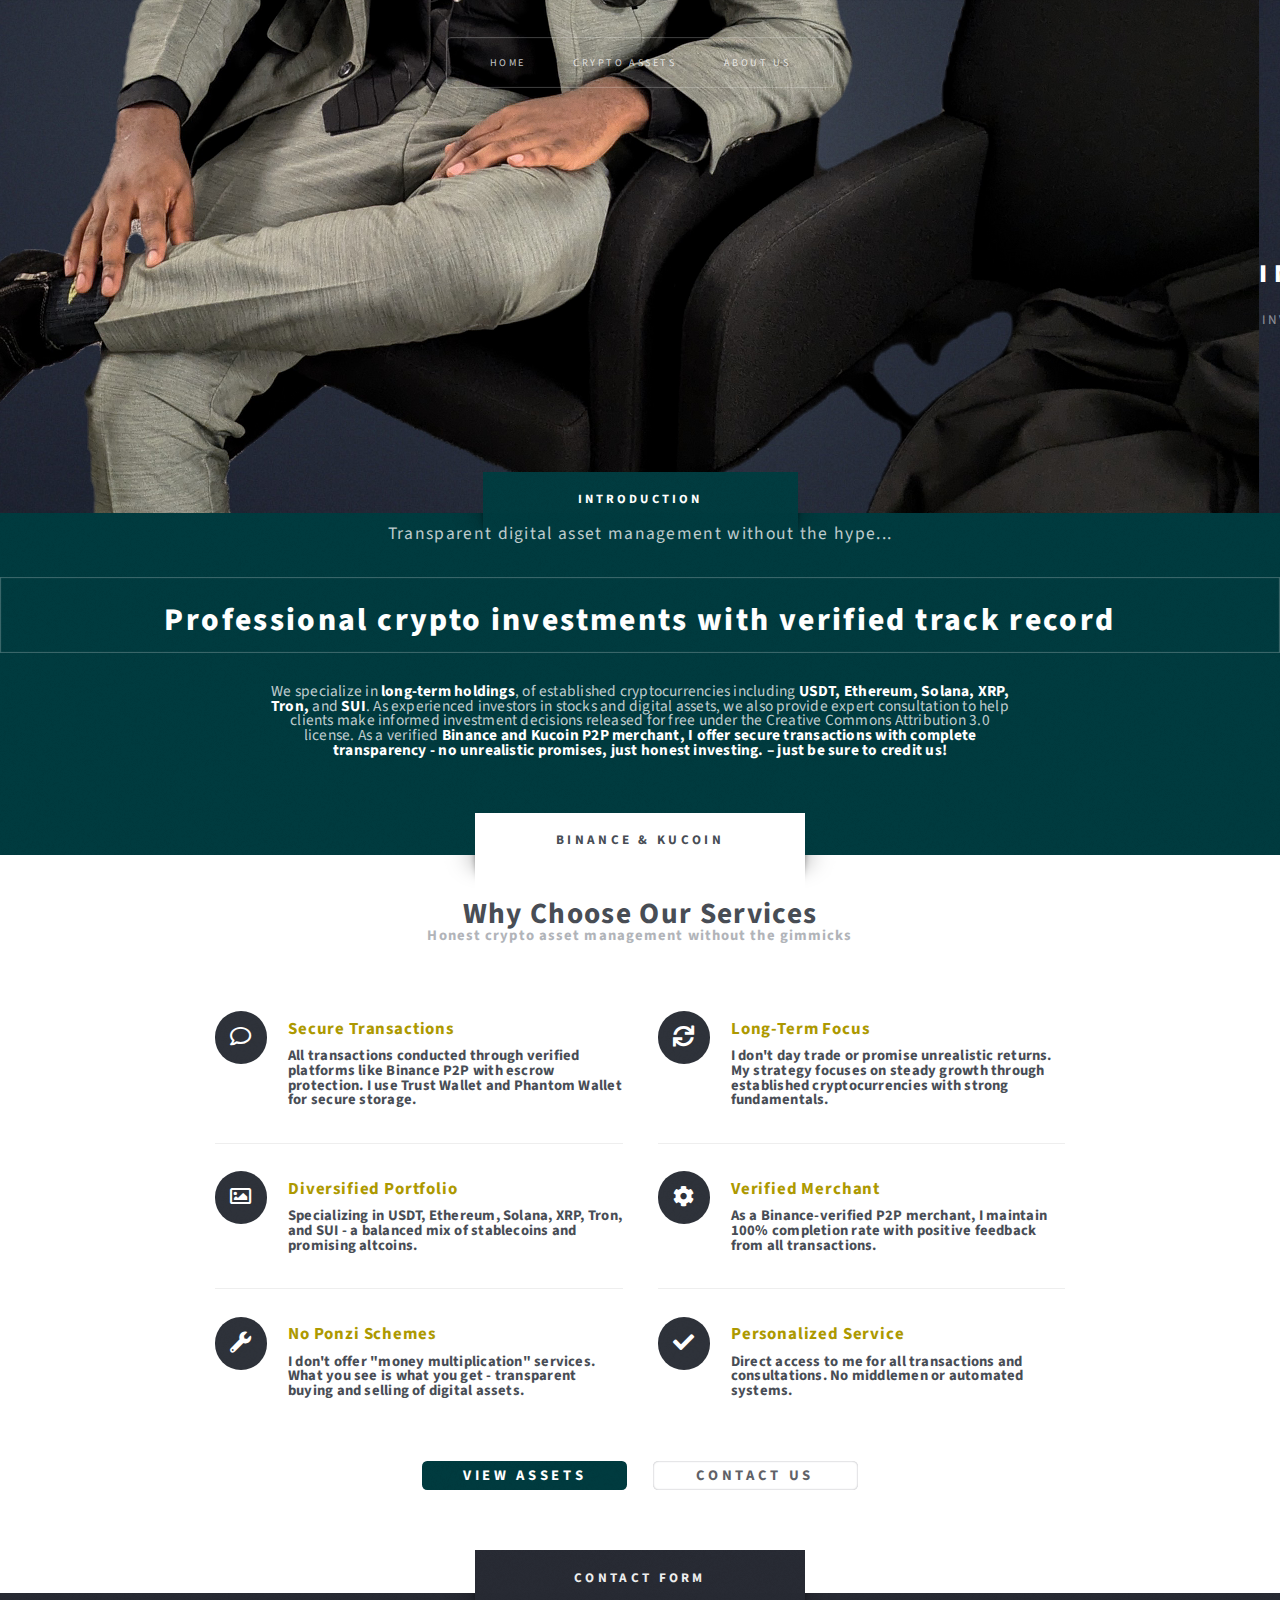
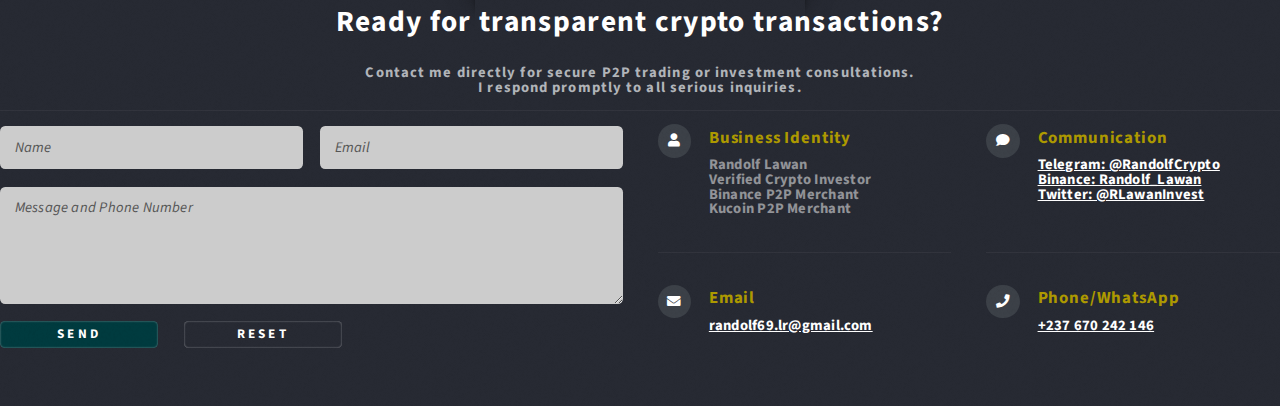
<file: index.html>
<!DOCTYPE HTML>
<!--
	Assets And Crypto Investor by HTML5 UP
	html5up.net | @ajlkn
	Free for personal and commercial use under the CCA 3.0 license (html5up.net/license)
-->
<html>
	<head>
		<title>Assets And Crypto Investors by HTML5 UP</title>
		<meta charset="utf-8" />
		<meta name="viewport" content="width=device-width, initial-scale=1, user-scalable=no" />
		<link rel="stylesheet" href="assets/css/main.css" />
	</head>
	<body class="homepage is-preload">
		<div id="page-wrapper">

			<!-- Header -->
				<section id="header" class="wrapper">

					<!-- Logo -->
                        <div id="logos">
							<img src="images/PXL_20240918_134534913.png" alt="randolf pic" />
						</div>					
						<div id="logo">
							<h1><a href="index.html">Assets And Crypto Investors</a></h1>
							<p>Trusted Crypto Investment Services</p>
						</div>

					<!-- Nav -->
						<nav id="nav">
							<ul>
								<li class="current"><a href="index.html">Home</a></li>
								<li><a href="crypto asset.html">Crypto Assets</a></li>
								<li><a href="about us.html">About Us</a></li>
							</ul>
						</nav>

				</section>

			<!-- Intro -->
				<section id="intro" class="wrapper style1">
					<div class="title">Introduction</div>
					<div class="contain">
						<p class="style1">Transparent digital asset management without the hype...</p>
						<p class="style2">
							Professional crypto investments with verified track record <br class="mobile-hide" />
							
						</p>
						<p class="style3">We specialize in <strong>long-term holdings</strong>, of established cryptocurrencies including  <strong>USDT, Ethereum, 
						Solana, XRP, Tron,</strong> and <strong>SUI</strong>. As experienced investors in stocks and digital assets, we also provide expert consultation to help clients make informed investment decisions
						released for free under the Creative Commons Attribution 3.0 license</a>. As a verified <strong>Binance and Kucoin P2P merchant, 
						I offer secure transactions with complete transparency - no unrealistic promises, just honest investing. &ndash; just be sure to credit us!</p>
						
					</div>
				</section>

			<!-- Main -->
				<section id="main" class="wrapper style2">
					<div class="title">BINANCE & KUCOIN</div>
					<div class="container">


						<!-- Features -->
							<section id="features">
								<header class="style1">
									<h2>Why Choose Our Services</h2>
									<p>Honest crypto asset management without the gimmicks</p>
								</header>
								<div class="feature-list">
									<div class="row">
										<div class="col-6 col-12-medium">
											<section>
												<h3 class="icon fa-comment">Secure Transactions</h3>
												<p>All transactions conducted through verified platforms like Binance P2P with escrow protection. I use Trust Wallet and Phantom Wallet for secure storage.</p>
											</section>
										</div>
										<div class="col-6 col-12-medium">
											<section>
												<h3 class="icon solid fa-sync">Long-Term Focus</h3>
												<p>I don't day trade or promise unrealistic returns. My strategy focuses on steady growth through established cryptocurrencies with strong fundamentals.</p>
											</section>
										</div>
										<div class="col-6 col-12-medium">
											<section>
												<h3 class="icon fa-image">Diversified Portfolio</h3>
												<p>Specializing in USDT, Ethereum, Solana, XRP, Tron, and SUI - a balanced mix of stablecoins and promising altcoins.</p>
											</section>
										</div>
										<div class="col-6 col-12-medium">
											<section>
												<h3 class="icon solid fa-cog">Verified Merchant</h3>
												<p>As a Binance-verified P2P merchant, I maintain 100% completion rate with positive feedback from all transactions.</p>
											</section>
										</div>
										<div class="col-6 col-12-medium">
											<section>
												<h3 class="icon solid fa-wrench">No Ponzi Schemes</h3>
												<p>I don't offer "money multiplication" services. What you see is what you get - transparent buying and selling of digital assets.</p>
											</section>
										</div>
										<div class="col-6 col-12-medium">
											<section>
												<h3 class="icon solid fa-check">Personalized Service</h3>
												<p>Direct access to me for all transactions and consultations. No middlemen or automated systems.</p>
											</section>
										</div>
									</div>
								</div>
								<ul class="actions special">
									<li><a href="crypto asset.html" class="button style1 large">View Assets</a></li>
									<li><a href="about us.html" class="button style2 large">Contact Us</a></li>
								</ul>
							</section>

					</div>
				</section>

			

			<!-- Footer -->
				<section id="footer" class="wrapper">
					<div class="title">CONTACT FORM</div>
					<div class="container">
						<header class="style1">
							<h2>Ready for transparent crypto transactions?</h2>
							<p> </p><br />
							<p>
								Contact me directly for secure P2P trading or investment consultations.<br />
								I respond promptly to all serious inquiries.
							</p>
						</header>
						<div class="row">
							<div class="col-6 col-12-medium">

								<!-- Contact Form -->
									<section>
										<form method="post" action="#">
											<div class="row gtr-50">
												<div class="col-6 col-12-small">
													<input type="text" name="name" id="contact-name" placeholder="Name" />
												</div>
												<div class="col-6 col-12-small">
													<input type="text" name="email" id="contact-email" placeholder="Email" />
												</div>
												<div class="col-12">
													<textarea name="message" id="contact-message" placeholder="Message and Phone Number" rows="4"></textarea>
												</div>
												<div class="col-12">
													<ul class="actions">
														<li><input type="submit" class="style1" value="Send" /></li>
														<li><input type="reset" class="style2" value="Reset" /></li>
													</ul>
												</div>
											</div>
										</form>
									</section>

							</div>
							<div class="col-6 col-12-medium">

								<!-- Contact -->
									 <section class="feature-list small">
                    <div class="row">
                        <div class="col-6 col-12-small">
                            <section>
                                <h3 class="icon solid fa-user">Business Identity</h3>
                                <p>
                                    Randolf Lawan<br />
                                    Verified Crypto Investor<br />
                                    Binance P2P Merchant<br />
									Kucoin P2P Merchant
                                </p>
                            </section>
                        </div>
                        <div class="col-6 col-12-small">
                            <section>
                                <h3 class="icon solid fa-comment">Communication</h3>
                                <p>
                                    <a href="#">Telegram: @RandolfCrypto</a><br />
                                    <a href="#">Binance: Randolf_Lawan</a><br />
                                    <a href="#">Twitter: @RLawanInvest</a>
                                </p>
                            </section>
                        </div>
                        <div class="col-6 col-12-small">
                            <section>
                                <h3 class="icon solid fa-envelope">Email</h3>
                                <p>
                                    <a href="mailto:randolf69.lr@gmail.com">randolf69.lr@gmail.com</a>
                                </p>
                            </section>
                        </div>
                        <div class="col-6 col-12-small">
                            <section>
                                <h3 class="icon solid fa-phone">Phone/WhatsApp</h3>
                                <p>
                                    <a href="tel:+237670242146">+237 670 242 146</a>
                                </p>
                            </section>
                        </div>
                    </div>
                </section>

							</div>
						</div>
					</div>
				</section>

		</div>

		<!-- Scripts -->
			<script src="assets/js/jquery.min.js"></script>
			<script src="assets/js/jquery.dropotron.min.js"></script>
			<script src="assets/js/browser.min.js"></script>
			<script src="assets/js/breakpoints.min.js"></script>
			<script src="assets/js/util.js"></script>
			<script src="assets/js/main.js"></script>

	</body>
</html>
</file>
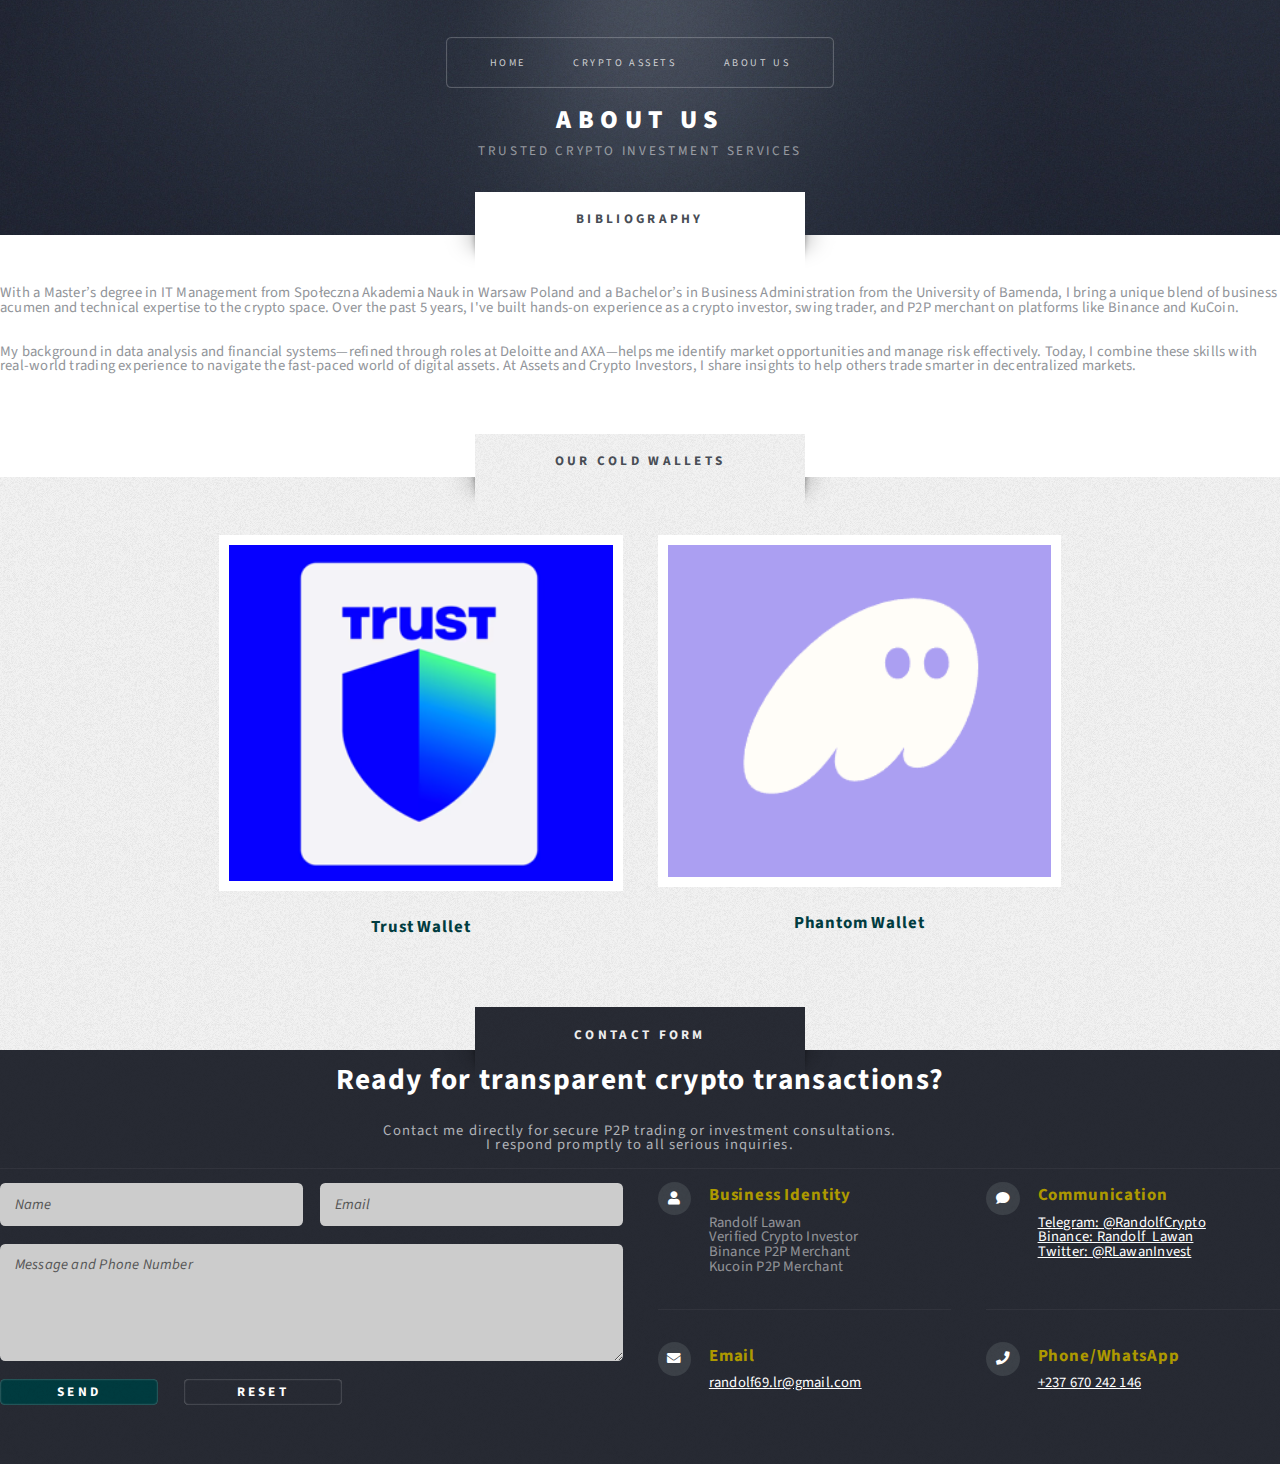
<file: about us.html>
<!DOCTYPE HTML>
<!--
	Escape Velocity by HTML5 UP
	html5up.net | @ajlkn
	Free for personal and commercial use under the CCA 3.0 license (html5up.net/license)
-->
<html>
	<head>
		<title>About Me</title>
		<meta charset="utf-8" />
		<meta name="viewport" content="width=device-width, initial-scale=1, user-scalable=no" />
		<link rel="stylesheet" href="assets/css/main.css" />
	</head>
	<body class="no-sidebar is-preload">
		<div id="page-wrapper">

			<!-- Header -->
				<section id="header" class="wrapper">

					<!-- Logo -->
						<div id="logo">
							<h1><a href="index.html">About Us</a></h1>
							<p>Trusted Crypto Investment Services</p>
						</div>

					<!-- Nav -->
						<nav id="nav">
							<ul>
								<li><a href="index.html">Home</a></li>
								<li><a href="crypto asset.html">Crypto Assets</a></li>
								<li class="current"><a href="about us.html">About Us</a></li>
							</ul>
						</nav>

				</section>

			<!-- Main -->
				<div id="main" class="wrapper style2">
					<div class="title">Bibliography</div>
					<div class="container">
					

						<!-- Content -->
							<div id="content">
						</div>	
						
								<article class="box post">
									<header class="style1">
										
										
									</header>
									<p>With a Master’s degree in IT Management from Społeczna Akademia Nauk in Warsaw Poland 
									and a Bachelor’s in Business Administration from the University of Bamenda, I bring a unique 
									blend of business acumen and technical expertise to the crypto space. Over the past 5 years, 
									I've built hands-on experience as a crypto investor, swing trader, and P2P merchant on platforms
									like Binance and KuCoin.</p> <p>My background in data analysis and financial systems—refined 
									through roles at Deloitte and AXA—helps me identify market opportunities and manage risk effectively.
									Today, I combine these skills with real-world trading experience to navigate the fast-paced world
									of digital assets. At Assets and Crypto Investors, I share insights to help others trade smarter
									in decentralized markets.</p>
									
								</article>
							</div>

					</div>
				</div>

			<!-- Highlights -->
				<section id="highlights" class="wrapper style3">
					<div class="title">Our Cold Wallets</div>
					<div class="container">
						<div class="row aln-center">
							<div class="col-4 col-12-medium">
								<section class="highlight">
									<a href="https://trustwallet.com/" class="image feature"><img src="images/trust.png" alt="" /></a>
									<h3><a href="https://trustwallet.com/">Trust Wallet</a></h3>
									
								</section>
							</div>
							<div class="col-4 col-12-medium">
								<section class="highlight">
									<a href="https://phantom.com/" class="image feature"><img src="images/phantom.png" alt="" /></a>
									<h3><a href="https://phantom.com/">Phantom Wallet</a></h3>
									
								</section>
							</div>
						</div>
					</div>
				</section>

			<!-- Footer -->
				<section id="footer" class="wrapper">
					<div class="title">Contact Form</div>
					<div class="container">
						<header class="style1">
							<h2>Ready for transparent crypto transactions?</h2>
							<p> </p><br />
							<p>
								Contact me directly for secure P2P trading or investment consultations.<br />
								I respond promptly to all serious inquiries.
							</p>
						</header>
						<div class="row">
							<div class="col-6 col-12-medium">

								<!-- Contact Form -->
									<section>
										<form method="post" action="#">
											<div class="row gtr-50">
												<div class="col-6 col-12-small">
													<input type="text" name="name" id="contact-name" placeholder="Name" />
												</div>
												<div class="col-6 col-12-small">
													<input type="text" name="email" id="contact-email" placeholder="Email" />
												</div>
												<div class="col-12">
													<textarea name="message" id="contact-message" placeholder="Message and Phone Number" rows="4"></textarea>
												</div>
												<div class="col-12">
													<ul class="actions">
														<li><input type="submit" class="style1" value="Send" /></li>
														<li><input type="reset" class="style2" value="Reset" /></li>
													</ul>
												</div>
											</div>
										</form>
									</section>

							</div>
							<div class="col-6 col-12-medium">

								<!-- Contact -->
									 <section class="feature-list small">
                    <div class="row">
                        <div class="col-6 col-12-small">
                            <section>
                                <h3 class="icon solid fa-user">Business Identity</h3>
                                <p>
                                    Randolf Lawan<br />
                                    Verified Crypto Investor<br />
                                    Binance P2P Merchant<br />
									Kucoin P2P Merchant
                                </p>
                            </section>
                        </div>
                        <div class="col-6 col-12-small">
                            <section>
                                <h3 class="icon solid fa-comment">Communication</h3>
                                <p>
                                    <a href="#">Telegram: @RandolfCrypto</a><br />
                                    <a href="#">Binance: Randolf_Lawan</a><br />
                                    <a href="#">Twitter: @RLawanInvest</a>
                                </p>
                            </section>
                        </div>
                        <div class="col-6 col-12-small">
                            <section>
                                <h3 class="icon solid fa-envelope">Email</h3>
                                <p>
                                    <a href="mailto:randolf69.lr@gmail.com">randolf69.lr@gmail.com</a>
                                </p>
                            </section>
                        </div>
                        <div class="col-6 col-12-small">
                            <section>
                                <h3 class="icon solid fa-phone">Phone/WhatsApp</h3>
                                <p>
                                    <a href="tel:+237670242146">+237 670 242 146</a>
                                </p>
                            </section>
                        </div>
                    </div>
                </section>

		</div>

		<!-- Scripts -->
			<script src="assets/js/jquery.min.js"></script>
			<script src="assets/js/jquery.dropotron.min.js"></script>
			<script src="assets/js/browser.min.js"></script>
			<script src="assets/js/breakpoints.min.js"></script>
			<script src="assets/js/util.js"></script>
			<script src="assets/js/main.js"></script>

	</body>
</html>
</file>
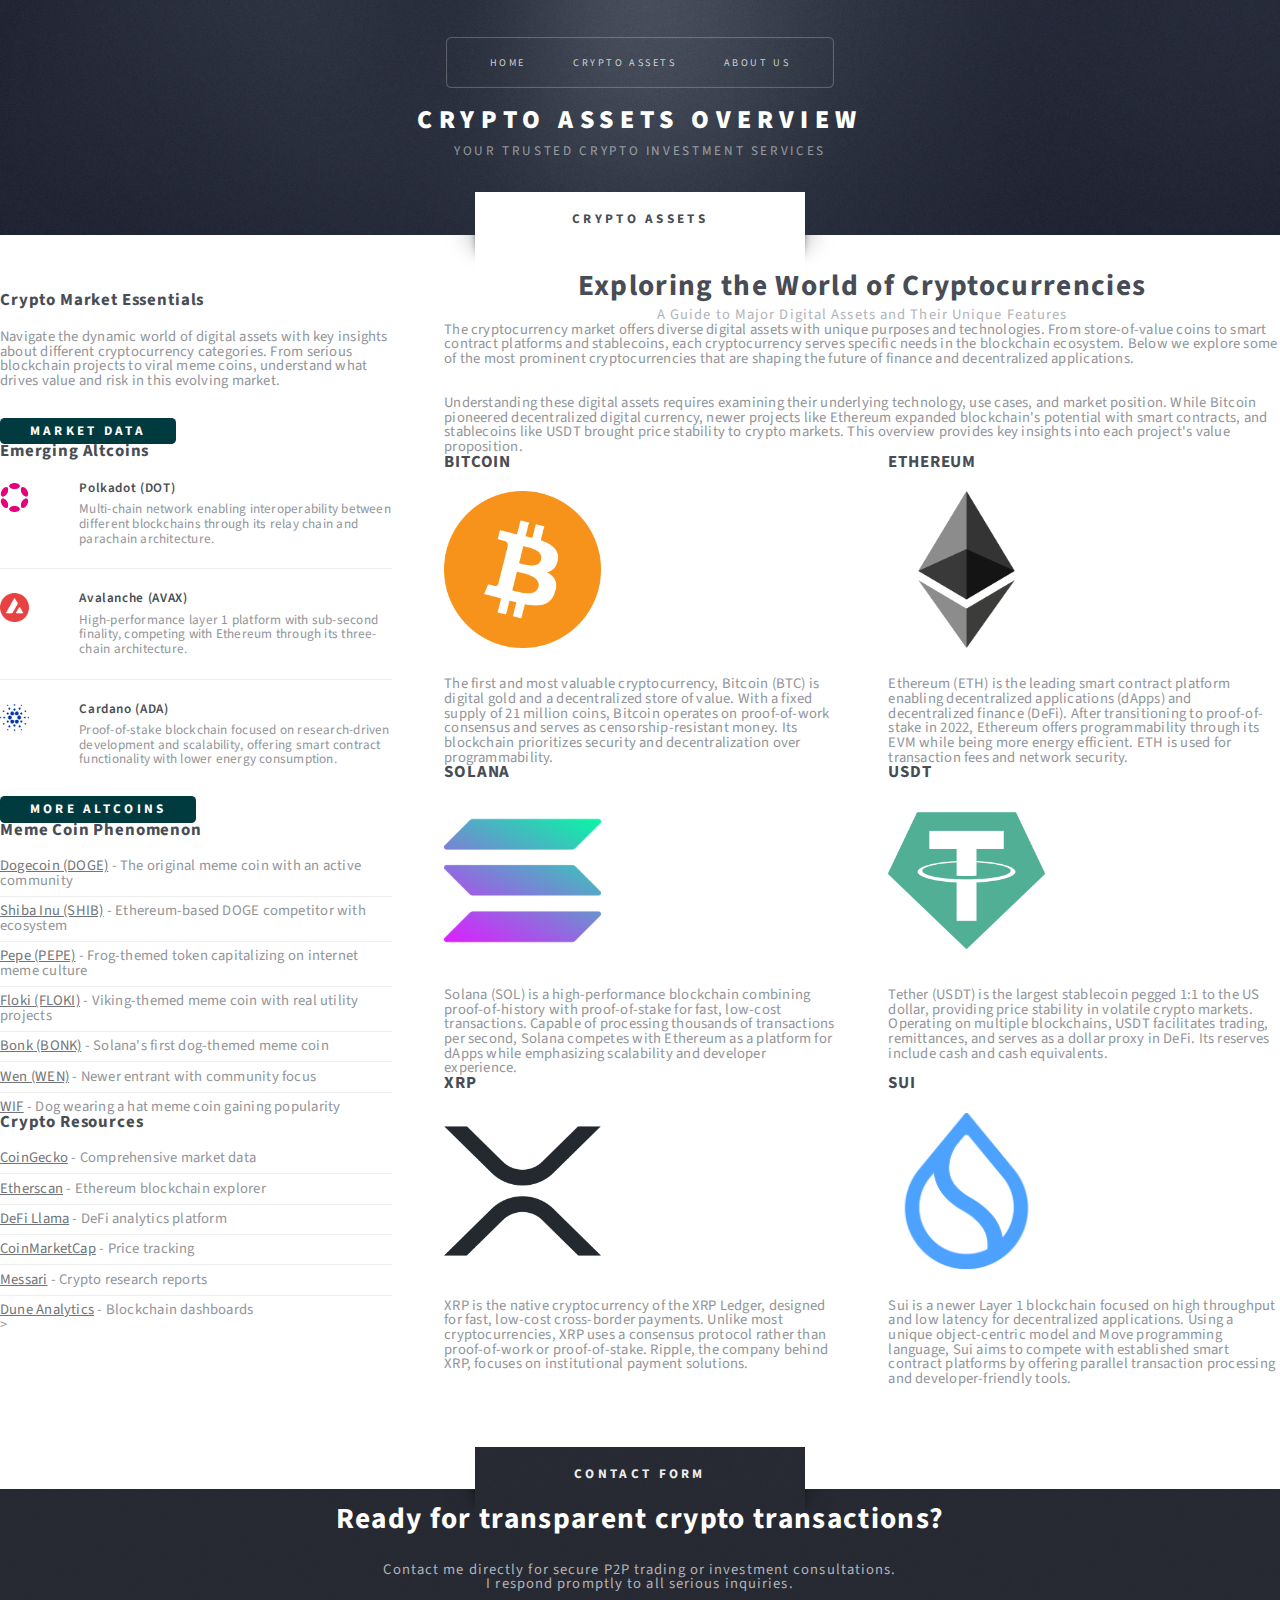
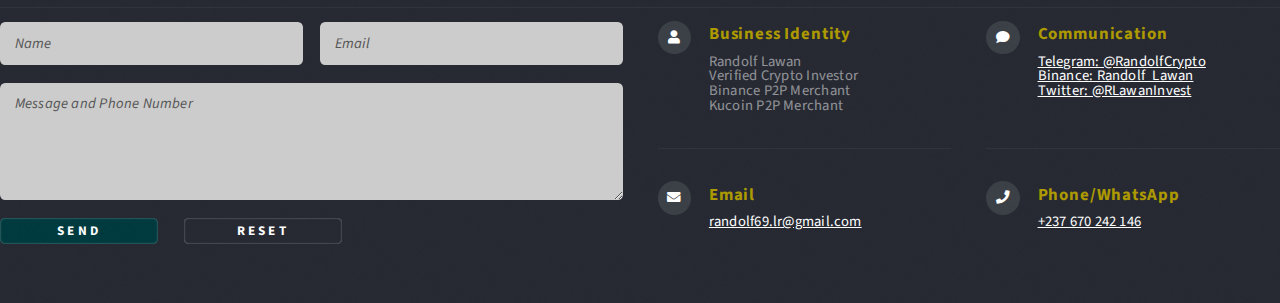
<file: crypto asset.html>
<!DOCTYPE HTML>
<!--
	Escape Velocity by HTML5 UP
	html5up.net | @ajlkn
	Free for personal and commercial use under the CCA 3.0 license (html5up.net/license)
-->
<html>
	<head>
		<title>Crypto Assets Overview</title>
		<meta charset="utf-8" />
		<meta name="viewport" content="width=device-width, initial-scale=1, user-scalable=no" />
		<link rel="stylesheet" href="assets/css/main.css" />
	</head>
	<body class="left-sidebar is-preload">
		<div id="page-wrapper">

			<!-- Header -->
				<section id="header" class="wrapper">

					<!-- Logo -->
						<div id="logo">
							<h1><a href="index.html">Crypto Assets Overview</a></h1>
							<p>Your Trusted Crypto Investment Services</p>
						</div>

					<!-- Nav -->
						<nav id="nav">
							<ul>
								<li><a href="index.html">Home</a></li>
								<li class="current"><a href="crypto asset.html">Crypto Assets</a></li>
								<li><a href="about us.html">About Us</a></li>
							</ul>
						</nav>

				</section>

			<!-- Main -->
				<section id="main" class="wrapper style2">
					<div class="title">Crypto Assets</div>
					<div class="container">
						<div class="row gtr-150">
							<div class="col-4 col-12-medium">

	<!-- Sidebar -->
<div id="sidebar">
    <section class="box">
        <header>
            <h2>Crypto Market Essentials</h2>
        </header>
        <p>Navigate the dynamic world of digital assets with key insights about different cryptocurrency categories. 
		From serious blockchain projects to viral meme coins, understand what drives value and risk in this evolving market.</p>
        <a href="https://coinmarketcap.com" class="button style1">Market Data</a>
    </section>
    
    <section class="box">
        <header>
            <h2>Emerging Altcoins</h2>
        </header>
        <ul class="style2">
            <li>
                <article class="box post-excerpt">
                    <a href="https://polkadot.network" class="image left"><img src="images/polkadot-new-dot-logo.png" alt="Polkadot logo" /></a>
                    <h3><a href="https://polkadot.network">Polkadot (DOT)</a></h3>
                    <p>Multi-chain network enabling interoperability between different blockchains through its relay chain and parachain architecture.</p>
                </article>
            </li>
            <li>
                <article class="box post-excerpt">
                    <a href="https://avax.network" class="image left"><img src="images/avalanche-avax-logo.png" alt="Avalanche logo" /></a>
                    <h3><a href="https://avax.network">Avalanche (AVAX)</a></h3>
                    <p>High-performance layer 1 platform with sub-second finality, competing with Ethereum through its three-chain architecture.</p>
                </article>
            </li>
			<li>
                <article class="box post-excerpt">
                    <a href="https://cardano.org" class="image left"><img src="images/cardano-ada-logo.png" alt="Cardano logo" /></a>
                    <h3><a href="https://cardano.org">Cardano (ADA)</a></h3>
                    <p>Proof-of-stake blockchain focused on research-driven development and scalability, offering smart contract 
					functionality with lower energy consumption.</p>
                </article>
            </li>
        </ul>
        <a href="https://www.coingecko.com/en/categories" class="button style1">More Altcoins</a>
    </section>
    
    <section class="box">
        <header>
            <h2>Meme Coin Phenomenon</h2>
        </header>
        <ul class="style3">
            <li><a href="https://dogecoin.com">Dogecoin (DOGE)</a> - The original meme coin with an active community</li>
            <li><a href="https://shibatoken.com">Shiba Inu (SHIB)</a> - Ethereum-based DOGE competitor with ecosystem</li>
            <li><a href="https://pepe.vip">Pepe (PEPE)</a> - Frog-themed token capitalizing on internet meme culture</li>
            <li><a href="https://floki.com">Floki (FLOKI)</a> - Viking-themed meme coin with real utility projects</li>
            <li><a href="https://bonkcoin.com">Bonk (BONK)</a> - Solana's first dog-themed meme coin</li>
            <li><a href="https://www.wenwencoin.xyz">Wen (WEN)</a> - Newer entrant with community focus</li>
            <li><a href="https://dogwifcoin.org">WIF</a> - Dog wearing a hat meme coin gaining popularity</li>
        </ul>
    </section>
    
    <section class="box">
        <header>
            <h2>Crypto Resources</h2>
        </header>
        <ul class="style3">
            <li><a href="https://www.coingecko.com">CoinGecko</a> - Comprehensive market data</li>
            <li><a href="https://etherscan.io">Etherscan</a> - Ethereum blockchain explorer</li>
            <li><a href="https://defillama.com">DeFi Llama</a> - DeFi analytics platform</li>
            <li><a href="https://coinmarketcap.com">CoinMarketCap</a> - Price tracking</li>
            <li><a href="https://messari.io">Messari</a> - Crypto research reports</li>
            <li><a href="https://dune.com">Dune Analytics</a> - Blockchain dashboards</li>
        </ul>
    </section>
</div>>

							</div>
							<div class="col-8 col-12-medium imp-medium">

								<!-- Content -->
									<div id="content">
    <article class="box post">
        <header class="style1">
            <h2>Exploring the World of Cryptocurrencies</h2>
            <p>A Guide to Major Digital Assets and Their Unique Features</p>
        </header>
        <p>The cryptocurrency market offers diverse digital assets with unique purposes and technologies. 
		From store-of-value coins to smart contract platforms and stablecoins, each cryptocurrency serves 
		specific needs in the blockchain ecosystem. Below we explore some of the most prominent cryptocurrencies 
		that are shaping the future of finance and decentralized applications.</p>
        <p>Understanding these digital assets requires examining their underlying technology, use cases, 
		and market position. While Bitcoin pioneered decentralized digital currency, newer projects like 
		Ethereum expanded blockchain's potential with smart contracts, and stablecoins like USDT brought 
		price stability to crypto markets. This overview provides key insights into each project's value proposition.</p>
    </article>
    <div class="row gtr-150">
        <div class="col-6 col-12-small">
            <section class="box">
                <header>
                    <h2>BITCOIN</h2>
                </header>
                <a href="https://bitcoin.org" class="image featured"><img src="images/bitcoin-btc-logo.png" alt="Bitcoin logo" /></a>
                <p>The first and most valuable cryptocurrency, Bitcoin (BTC) is digital gold and a decentralized
				store of value. With a fixed supply of 21 million coins, Bitcoin operates on proof-of-work consensus
				and serves as censorship-resistant money. Its blockchain prioritizes security and decentralization
				over programmability.</p>
            </section>
        </div>
        <div class="col-6 col-12-small">
            <section class="box">
                <header>
                    <h2>ETHEREUM</h2>
                </header>
                <a href="https://ethereum.org" class="image featured"><img src="images/ethereum-eth-logo.png" alt="Ethereum logo" /></a>
                <p>Ethereum (ETH) is the leading smart contract platform enabling decentralized applications (dApps) 
				and decentralized finance (DeFi). After transitioning to proof-of-stake in 2022, Ethereum offers 
				programmability through its EVM while being more energy efficient. ETH is used for transaction fees 
				and network security.</p>
            </section>
        </div>
    </div>
    <div class="row gtr-150">
        <div class="col-6 col-12-small">
            <section class="box">
                <header>
                    <h2>SOLANA</h2>
                </header>
                <a href="https://solana.com" class="image featured"><img src="images/solana-sol-logo.png" alt="Solana logo" /></a>
                <p>Solana (SOL) is a high-performance blockchain combining proof-of-history with proof-of-stake 
				for fast, low-cost transactions. Capable of processing thousands of transactions per second, Solana
				competes with Ethereum as a platform for dApps while emphasizing scalability and developer experience.</p>
            </section>
        </div>
        <div class="col-6 col-12-small">
            <section class="box">
                <header>
                    <h2>USDT</h2>
                </header>
                <a href="https://tether.to" class="image featured"><img src="images/tether-usdt-logo.png" alt="USDT logo" /></a>
                <p>Tether (USDT) is the largest stablecoin pegged 1:1 to the US dollar, providing price stability 
				in volatile crypto markets. Operating on multiple blockchains, USDT facilitates trading, remittances, 
				and serves as a dollar proxy in DeFi. Its reserves include cash and cash equivalents.</p>
            </section>
        </div>
    </div>
    <div class="row gtr-150">
        <div class="col-6 col-12-small">
            <section class="box">
                <header>
                    <h2>XRP</h2>
                </header>
                <a href="https://ripple.com/xrp" class="image featured"><img src="images/xrp-xrp-logo.png" alt="XRP logo" /></a>
                <p>XRP is the native cryptocurrency of the XRP Ledger, designed for fast, low-cost cross-border payments. 
				Unlike most cryptocurrencies, XRP uses a consensus protocol rather than proof-of-work or proof-of-stake. 
				Ripple, the company behind XRP, focuses on institutional payment solutions.</p>
            </section>
        </div>
        <div class="col-6 col-12-small">
            <section class="box">
                <header>
                    <h2>SUI</h2>
                </header>
                <a href="https://sui.io" class="image featured"><img src="images/sui-sui-logo.png" alt="SUI logo" /></a>
                <p>Sui is a newer Layer 1 blockchain focused on high throughput and low latency for decentralized 
				applications. Using a unique object-centric model and Move programming language, Sui aims to compete with 
				established smart contract platforms by offering parallel transaction processing and developer-friendly tools.</p>
            </section>
        </div>
    </div>
</div>

							</div>
						</div>
					</div>
				</section>

			

			<!-- Footer -->
				<section id="footer" class="wrapper">
					<div class="title">Contact Form</div>
					<div class="container">
						<header class="style1">
							<h2>Ready for transparent crypto transactions?</h2>
							<p> </p><br />
							<p>
								Contact me directly for secure P2P trading or investment consultations.<br />
								I respond promptly to all serious inquiries.
							</p>
						</header>
						<div class="row">
							<div class="col-6 col-12-medium">

								<!-- Contact Form -->
									<section>
										<form method="post" action="#">
											<div class="row gtr-50">
												<div class="col-6 col-12-small">
													<input type="text" name="name" id="contact-name" placeholder="Name" />
												</div>
												<div class="col-6 col-12-small">
													<input type="text" name="email" id="contact-email" placeholder="Email" />
												</div>
												<div class="col-12">
													<textarea name="message" id="contact-message" placeholder="Message and Phone Number" rows="4"></textarea>
												</div>
												<div class="col-12">
													<ul class="actions">
														<li><input type="submit" class="style1" value="Send" /></li>
														<li><input type="reset" class="style2" value="Reset" /></li>
													</ul>
												</div>
											</div>
										</form>
									</section>

							</div>
							<div class="col-6 col-12-medium">

								<!-- Contact -->
									 <section class="feature-list small">
                    <div class="row">
                        <div class="col-6 col-12-small">
                            <section>
                                <h3 class="icon solid fa-user">Business Identity</h3>
                                <p>
                                    Randolf Lawan<br />
                                    Verified Crypto Investor<br />
                                    Binance P2P Merchant<br />
									Kucoin P2P Merchant
                                </p>
                            </section>
                        </div>
                        <div class="col-6 col-12-small">
                            <section>
                                <h3 class="icon solid fa-comment">Communication</h3>
                                <p>
                                    <a href="#">Telegram: @RandolfCrypto</a><br />
                                    <a href="#">Binance: Randolf_Lawan</a><br />
                                    <a href="#">Twitter: @RLawanInvest</a>
                                </p>
                            </section>
                        </div>
                        <div class="col-6 col-12-small">
                            <section>
                                <h3 class="icon solid fa-envelope">Email</h3>
                                <p>
                                    <a href="mailto:randolf69.lr@gmail.com">randolf69.lr@gmail.com</a>
                                </p>
                            </section>
                        </div>
                        <div class="col-6 col-12-small">
                            <section>
                                <h3 class="icon solid fa-phone">Phone/WhatsApp</h3>
                                <p>
                                    <a href="tel:+237670242146">+237 670 242 146</a>
                                </p>
                            </section>
                        </div>
                    </div>
                </section>

		</div>

		<!-- Scripts -->
			<script src="assets/js/jquery.min.js"></script>
			<script src="assets/js/jquery.dropotron.min.js"></script>
			<script src="assets/js/browser.min.js"></script>
			<script src="assets/js/breakpoints.min.js"></script>
			<script src="assets/js/util.js"></script>
			<script src="assets/js/main.js"></script>

	</body>
</html>
</file>
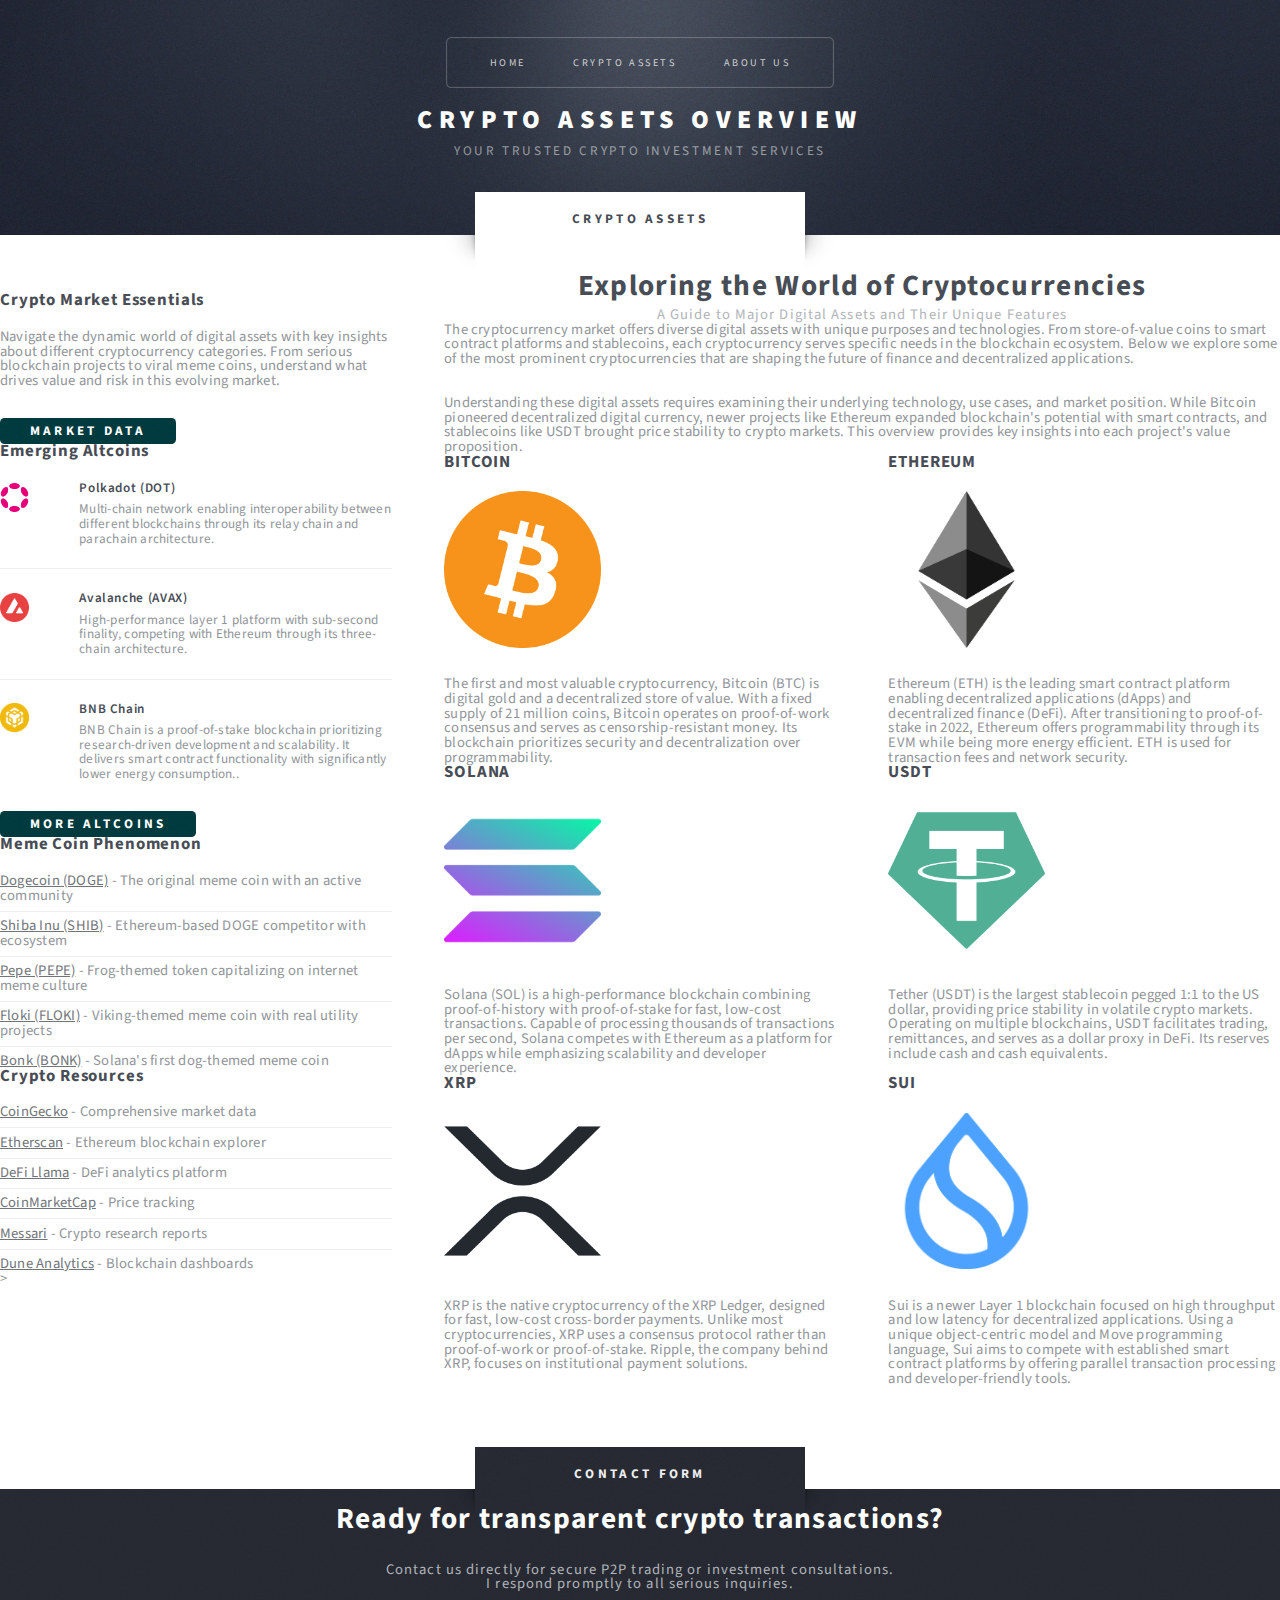
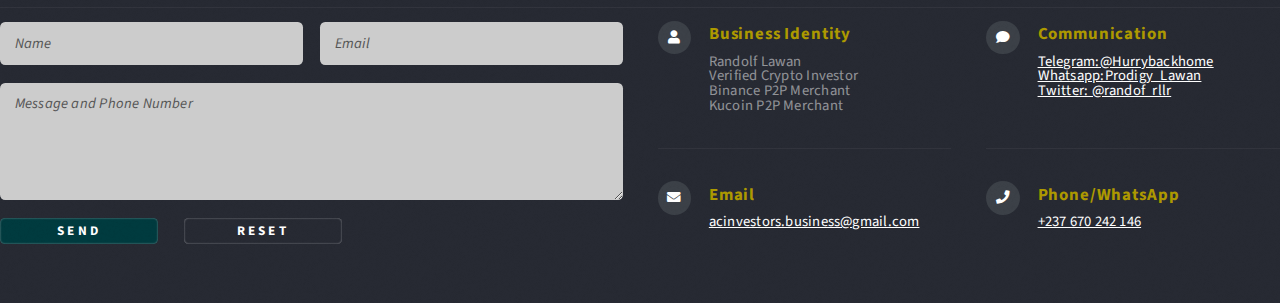
<file: cryptoasset.html>
<!DOCTYPE HTML>
<html>
	<head>
		<title>Crypto Assets Overview</title>
		<link rel="icons" href="images/favicon.ico" type="image/x-icon">
		<meta charset="utf-8" />
		<meta name="viewport" content="width=device-width, initial-scale=1, user-scalable=no" />
		<link rel="stylesheet" href="assets/css/main.css" />
	</head>
	<body class="left-sidebar is-preload">
		<div id="page-wrapper">

			<!-- Header -->
				<section id="header" class="wrapper">

					<!-- Logo -->
						<div id="logo">
							<h1><a href="index.html">Crypto Assets Overview</a></h1>
							<p>Your Trusted Crypto Investment Services</p>
						</div>

					<!-- Nav -->
						<nav id="nav">
							<ul>
								<li><a href="index.html">Home</a></li>
								<li class="current"><a href="cryptoasset.html">Crypto Assets</a></li>
								<li><a href="aboutus.html">About Us</a></li>
							</ul>
						</nav>

				</section>

			<!-- Main -->
				<section id="main" class="wrapper style2">
					<div class="title">Crypto Assets</div>
					<div class="container">
						<div class="row gtr-150">
							<div class="col-4 col-12-medium">

	<!-- Sidebar -->
<div id="sidebar">
    <section class="box">
        <header>
            <h2>Crypto Market Essentials</h2>
        </header>
        <p>Navigate the dynamic world of digital assets with key insights about different cryptocurrency categories. 
		From serious blockchain projects to viral meme coins, understand what drives value and risk in this evolving market.</p>
        <a href="https://coinmarketcap.com" class="button style1">Market Data</a>
    </section>
    
    <section class="box">
        <header>
            <h2>Emerging Altcoins</h2>
        </header>
        <ul class="style2">
            <li>
                <article class="box post-excerpt">
                    <a href="https://polkadot.network" class="image left"><img src="images/polkadot-new-dot-logo.png" alt="Polkadot logo" /></a>
                    <h3><a href="https://polkadot.network">Polkadot (DOT)</a></h3>
                    <p>Multi-chain network enabling interoperability between different blockchains through its relay chain and parachain architecture.</p>
                </article>
            </li>
            <li>
                <article class="box post-excerpt">
                    <a href="https://avax.network" class="image left"><img src="images/avalanche-avax-logo.png" alt="Avalanche logo" /></a>
                    <h3><a href="https://avax.network">Avalanche (AVAX)</a></h3>
                    <p>High-performance layer 1 platform with sub-second finality, competing with Ethereum through its three-chain architecture.</p>
                </article>
            </li>
			<li>
                <article class="box post-excerpt">
                    <a href="https://www.bnbchain.org" class="image left"><img src="images/bnb-bnb-logo.png" alt="Cardano logo" /></a>
                    <h3><a href="https://bnbchain.org">BNB Chain</a></h3>
                    <p>BNB Chain is a proof-of-stake blockchain prioritizing research-driven development and scalability. It delivers smart contract 
					functionality with significantly lower energy consumption..</p>
                </article>
            </li>
        </ul>
        <a href="https://www.coingecko.com/en/categories" class="button style1">More Altcoins</a>
    </section>
    
    <section class="box">
        <header>
            <h2>Meme Coin Phenomenon</h2>
        </header>
        <ul class="style3">
            <li><a href="https://dogecoin.com">Dogecoin (DOGE)</a> - The original meme coin with an active community</li>
            <li><a href="https://shibatoken.com">Shiba Inu (SHIB)</a> - Ethereum-based DOGE competitor with ecosystem</li>
            <li><a href="https://pepe.vip">Pepe (PEPE)</a> - Frog-themed token capitalizing on internet meme culture</li>
            <li><a href="https://floki.com">Floki (FLOKI)</a> - Viking-themed meme coin with real utility projects</li>
            <li><a href="https://bonkcoin.com">Bonk (BONK)</a> - Solana's first dog-themed meme coin</li>
     
        </ul>
    </section>
    
    <section class="box">
        <header>
            <h2>Crypto Resources</h2>
        </header>
        <ul class="style3">
            <li><a href="https://www.coingecko.com">CoinGecko</a> - Comprehensive market data</li>
            <li><a href="https://etherscan.io">Etherscan</a> - Ethereum blockchain explorer</li>
            <li><a href="https://defillama.com">DeFi Llama</a> - DeFi analytics platform</li>
            <li><a href="https://coinmarketcap.com">CoinMarketCap</a> - Price tracking</li>
            <li><a href="https://messari.io">Messari</a> - Crypto research reports</li>
            <li><a href="https://dune.com">Dune Analytics</a> - Blockchain dashboards</li>
        </ul>
    </section>
</div>>

							</div>
							<div class="col-8 col-12-medium imp-medium">

								<!-- Content -->
									<div id="content">
    <article class="box post">
        <header class="style1">
            <h2>Exploring the World of Cryptocurrencies</h2>
            <p>A Guide to Major Digital Assets and Their Unique Features</p>
        </header>
        <p>The cryptocurrency market offers diverse digital assets with unique purposes and technologies. 
		From store-of-value coins to smart contract platforms and stablecoins, each cryptocurrency serves 
		specific needs in the blockchain ecosystem. Below we explore some of the most prominent cryptocurrencies 
		that are shaping the future of finance and decentralized applications.</p>
        <p>Understanding these digital assets requires examining their underlying technology, use cases, 
		and market position. While Bitcoin pioneered decentralized digital currency, newer projects like 
		Ethereum expanded blockchain's potential with smart contracts, and stablecoins like USDT brought 
		price stability to crypto markets. This overview provides key insights into each project's value proposition.</p>
    </article>
    <div class="row gtr-150">
        <div class="col-6 col-12-small">
            <section class="box">
                <header>
                    <h2>BITCOIN</h2>
                </header>
                <a href="https://bitcoin.org" class="image featured"><img src="images/bitcoin-btc-logo.png" alt="Bitcoin logo" /></a>
                <p>The first and most valuable cryptocurrency, Bitcoin (BTC) is digital gold and a decentralized
				store of value. With a fixed supply of 21 million coins, Bitcoin operates on proof-of-work consensus
				and serves as censorship-resistant money. Its blockchain prioritizes security and decentralization
				over programmability.</p>
            </section>
        </div>
        <div class="col-6 col-12-small">
            <section class="box">
                <header>
                    <h2>ETHEREUM</h2>
                </header>
                <a href="https://ethereum.org" class="image featured"><img src="images/ethereum-eth-logo.png" alt="Ethereum logo" /></a>
                <p>Ethereum (ETH) is the leading smart contract platform enabling decentralized applications (dApps) 
				and decentralized finance (DeFi). After transitioning to proof-of-stake in 2022, Ethereum offers 
				programmability through its EVM while being more energy efficient. ETH is used for transaction fees 
				and network security.</p>
            </section>
        </div>
    </div>
    <div class="row gtr-150">
        <div class="col-6 col-12-small">
            <section class="box">
                <header>
                    <h2>SOLANA</h2>
                </header>
                <a href="https://solana.com" class="image featured"><img src="images/solana-sol-logo.png" alt="Solana logo" /></a>
                <p>Solana (SOL) is a high-performance blockchain combining proof-of-history with proof-of-stake 
				for fast, low-cost transactions. Capable of processing thousands of transactions per second, Solana
				competes with Ethereum as a platform for dApps while emphasizing scalability and developer experience.</p>
            </section>
        </div>
        <div class="col-6 col-12-small">
            <section class="box">
                <header>
                    <h2>USDT</h2>
                </header>
                <a href="https://tether.to" class="image featured"><img src="images/tether-usdt-logo.png" alt="USDT logo" /></a>
                <p>Tether (USDT) is the largest stablecoin pegged 1:1 to the US dollar, providing price stability 
				in volatile crypto markets. Operating on multiple blockchains, USDT facilitates trading, remittances, 
				and serves as a dollar proxy in DeFi. Its reserves include cash and cash equivalents.</p>
            </section>
        </div>
    </div>
    <div class="row gtr-150">
        <div class="col-6 col-12-small">
            <section class="box">
                <header>
                    <h2>XRP</h2>
                </header>
                <a href="https://ripple.com/xrp" class="image featured"><img src="images/xrp-xrp-logo.png" alt="XRP logo" /></a>
                <p>XRP is the native cryptocurrency of the XRP Ledger, designed for fast, low-cost cross-border payments. 
				Unlike most cryptocurrencies, XRP uses a consensus protocol rather than proof-of-work or proof-of-stake. 
				Ripple, the company behind XRP, focuses on institutional payment solutions.</p>
            </section>
        </div>
        <div class="col-6 col-12-small">
            <section class="box">
                <header>
                    <h2>SUI</h2>
                </header>
                <a href="https://sui.io" class="image featured"><img src="images/sui-sui-logo.png" alt="SUI logo" /></a>
                <p>Sui is a newer Layer 1 blockchain focused on high throughput and low latency for decentralized 
				applications. Using a unique object-centric model and Move programming language, Sui aims to compete with 
				established smart contract platforms by offering parallel transaction processing and developer-friendly tools.</p>
            </section>
        </div>
    </div>
</div>

							</div>
						</div>
					</div>
				</section>

			

			<!-- Footer -->
				<section id="footer" class="wrapper">
					<div class="title">Contact Form</div>
					<div class="container">
						<header class="style1">
							<h2>Ready for transparent crypto transactions?</h2>
							<p> </p><br />
							<p>
								Contact us directly for secure P2P trading or investment consultations.<br />
								I respond promptly to all serious inquiries.
							</p>
						</header>
						<div class="row">
							<div class="col-6 col-12-medium">

								<!-- Contact Form -->
									<section>
										<form id="contact-form">
											<div class="row gtr-50">
												<div class="col-6 col-12-small">
													<input type="text" name="name" id="contact-name" placeholder="Name" />
												</div>
												<div class="col-6 col-12-small">
													<input type="text" name="email" id="contact-email" placeholder="Email" />
												</div>
												<div class="col-12">
													<textarea name="message" id="contact-message" placeholder="Message and Phone Number" rows="4"></textarea>
												</div>
												<div class="col-12">
													<ul class="actions">
														<li><input type="submit" class="style1" value="Send" /></li>
														<li><input type="reset" class="style2" value="Reset" /></li>
													</ul>
												</div>
											</div>
										</form>
									</section>

							</div>
							<div class="col-6 col-12-medium">

								<!-- Contact -->
									 <section class="feature-list small">
                    <div class="row">
                        <div class="col-6 col-12-small">
                            <section>
                                <h3 class="icon solid fa-user">Business Identity</h3>
                                <p>
                                    Randolf Lawan<br />
                                    Verified Crypto Investor<br />
                                    Binance P2P Merchant<br />
									Kucoin P2P Merchant
                                </p>
                            </section>
                        </div>
                        <div class="col-6 col-12-small">
                            <section>
                                <h3 class="icon solid fa-comment">Communication</h3>
                                <p>
                                    <a href="http://t.me/Hurrybackhome">Telegram:@Hurrybackhome</a><br />
                                    <a href="">Whatsapp:Prodigy_Lawan</a><br />
                                    <a href="https://x.com/randof_rllr">Twitter: @randof_rllr</a>
                                </p>
                            </section>
                        </div>
                        <div class="col-6 col-12-small">
                            <section>
                                <h3 class="icon solid fa-envelope">Email</h3>
                                <p>
                                    <a href="mailto:randolf69.lr@gmail.com">acinvestors.business@gmail.com</a>
                                </p>
                            </section>
                        </div>
                        <div class="col-6 col-12-small">
                            <section>
                                <h3 class="icon solid fa-phone">Phone/WhatsApp</h3>
                                <p>
                                    <a href="tel:+237670242146">+237 670 242 146</a>
                                </p>
                            </section>
                        </div>
                    </div>
                </section>

		</div>

		<!-- Scripts -->
			<script src="assets/js/jquery.min.js"></script>
			<script src="assets/js/jquery.dropotron.min.js"></script>
			<script src="assets/js/browser.min.js"></script>
			<script src="assets/js/breakpoints.min.js"></script>
			<script src="assets/js/util.js"></script>
			<script src="assets/js/main.js"></script>
            <script>
				document.getElementById("contact-form").addEventListener("submit", function(e) {
					e.preventDefault();
				
					const formData = {
						name: document.getElementById("contact-name").value,
						email: document.getElementById("contact-email").value,
						message: document.getElementById("contact-message").value
					};
				
					fetch("https://script.google.com/macros/s/AKfycby21CnROKH3KKt2DNnuBf1Co9gm_Rxk9Vg5vHAHFXaI5granun6y0r1yATf3ddEarGgQA/exec", {
						method: "POST",
						mode: "no-cors",
						headers: { "Content-Type": "application/json" },
						body: JSON.stringify(formData)
					}).then(() => {
						alert("Message sent! ✅");
						document.getElementById("contact-form").reset();
					}).catch(err => {
						alert("Error sending message ❌");
						console.error(err);
					});
				});
			</script>
	</body>
</html>
</file>
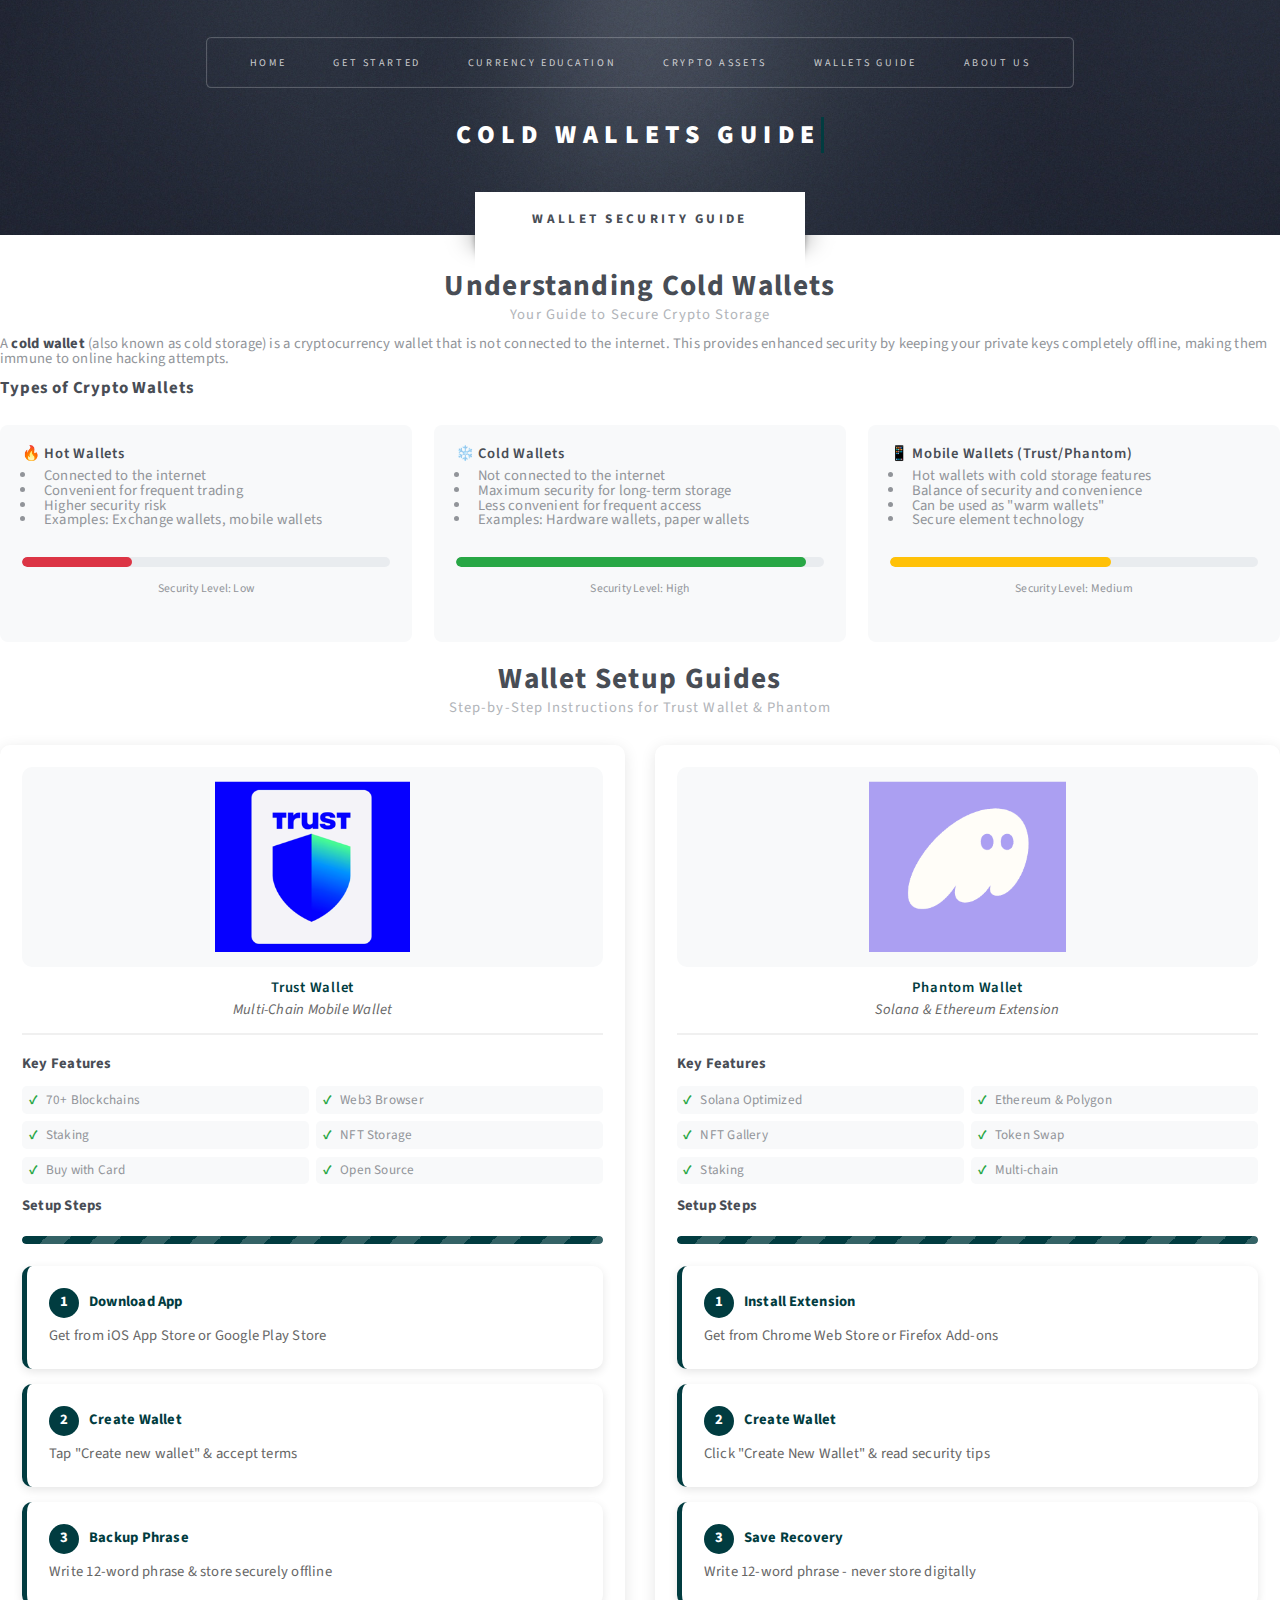
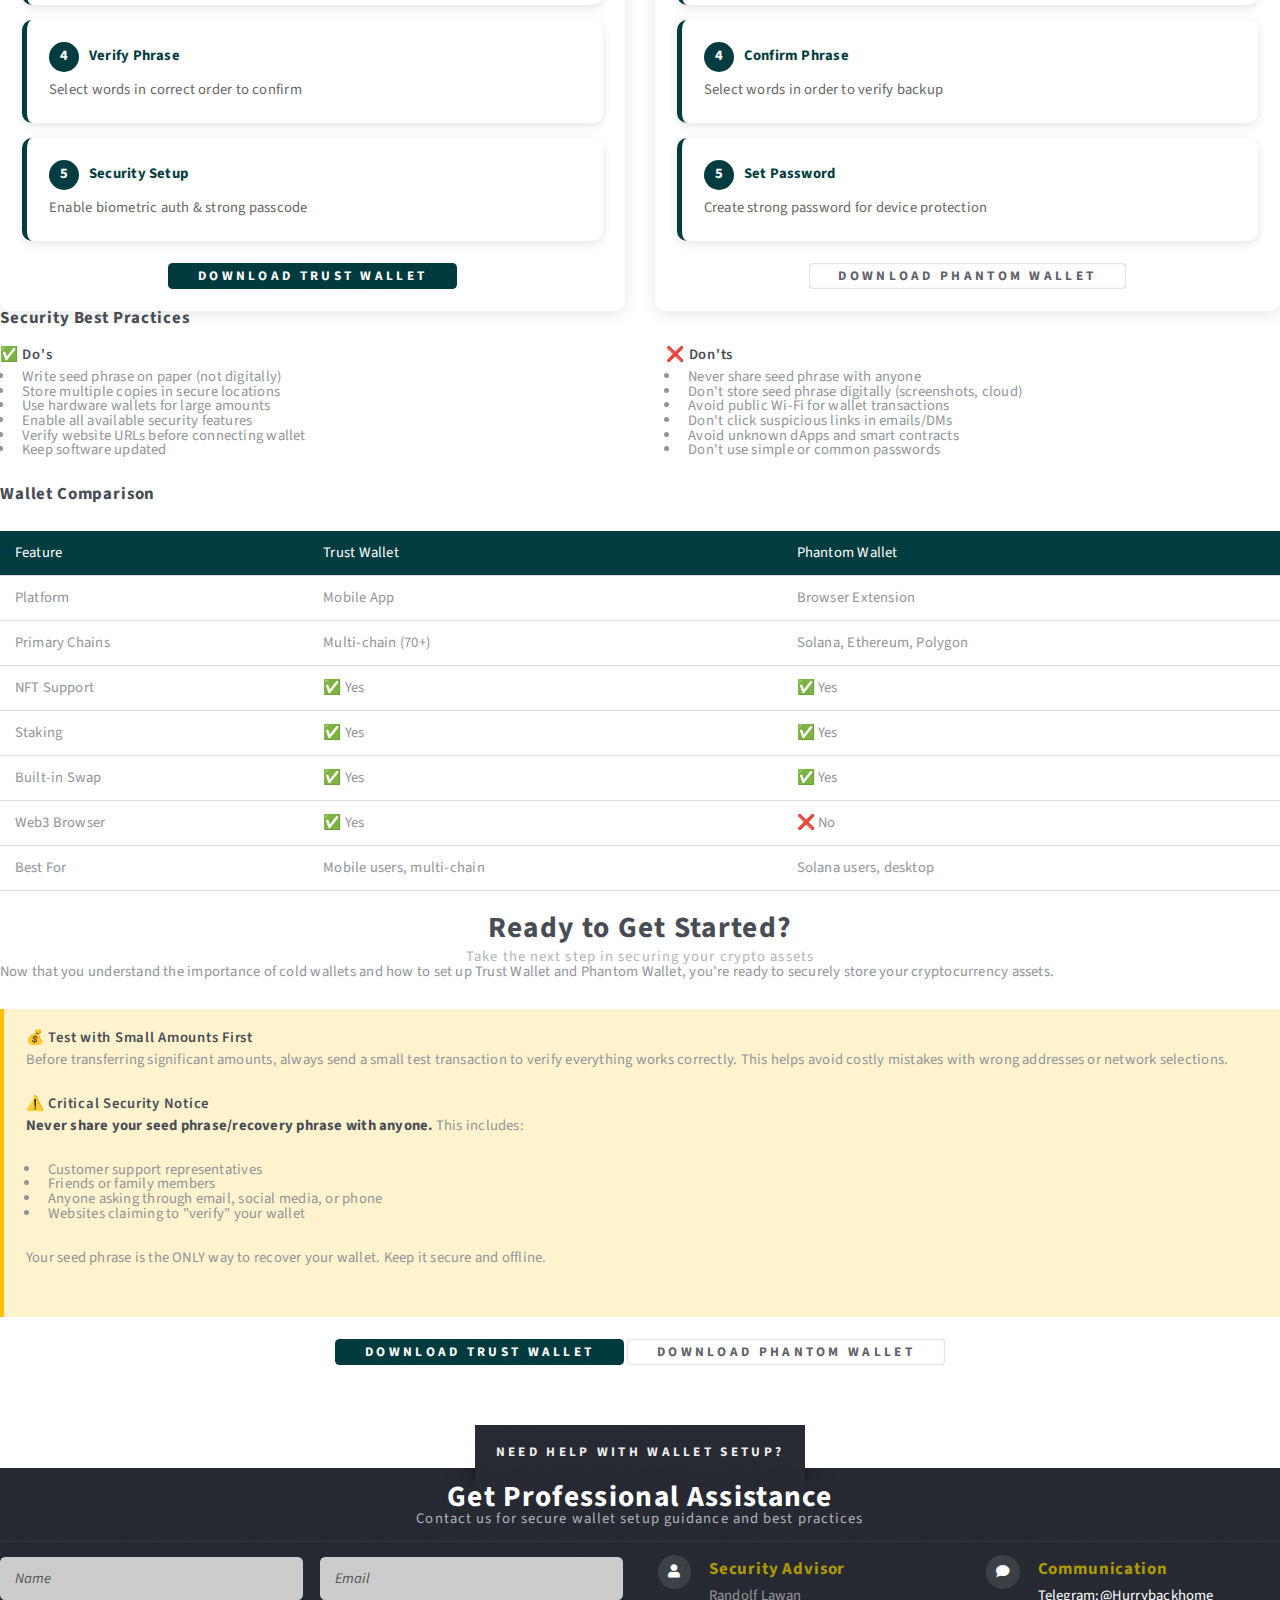
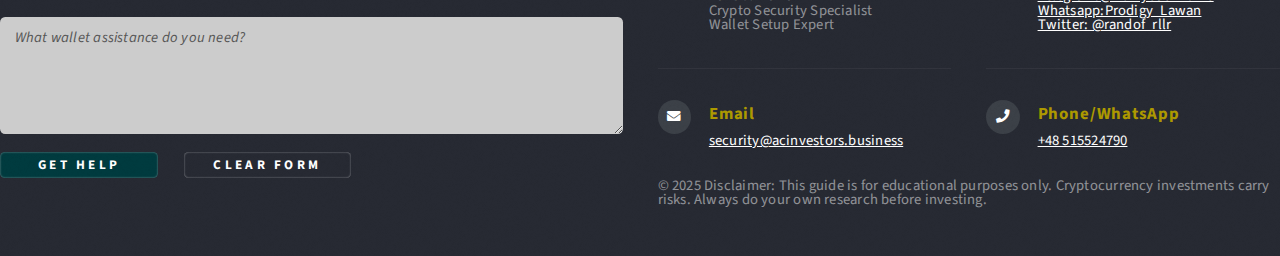
<file: wallets-guide.html>
<!DOCTYPE HTML>
<html>
<head>
    <title>Cold Wallets Guide - Trust Wallet & Phantom</title>
    <link rel="icon" href="images/favicon.ico" type="image/x-icon">
    <meta charset="utf-8" />
    <meta name="viewport" content="width=device-width, initial-scale=1, user-scalable=no" />
    <link rel="stylesheet" href="assets/css/main.css" />
    <style>
        .step-box {
            background: #f8f9fa;
            border-left: 4px solid #013c40;
            padding: 1.5em;
            margin-bottom: 1.5em;
            transition: transform 0.3s ease, box-shadow 0.3s ease;
        }
        .step-box:hover {
            transform: translateY(-5px);
            box-shadow: 0 5px 15px rgba(0,0,0,0.1);
        }
        .warning-box {
            background: #fff3cd;
            border-left: 4px solid #ffc107;
            padding: 1.5em;
            margin: 1.5em 0;
            transition: all 0.3s ease;
        }
        .warning-box:hover {
            transform: scale(1.02);
            box-shadow: 0 5px 15px rgba(255,193,7,0.2);
        }
        .feature-grid {
            display: grid;
            grid-template-columns: repeat(auto-fit, minmax(300px, 1fr));
            gap: 1.5em;
            margin: 2em 0;
        }
        .feature-item {
            padding: 1.5em;
            background: #f8f9fa;
            border-radius: 8px;
            transition: all 0.3s ease;
            cursor: pointer;
        }
        .feature-item:hover {
            transform: translateY(-5px);
            box-shadow: 0 10px 20px rgba(0,0,0,0.1);
            background: #fff;
        }
        .comparison-table {
            width: 100%;
            border-collapse: collapse;
            margin: 2em 0;
        }
        .comparison-table th, .comparison-table td {
            padding: 1em;
            text-align: left;
            border-bottom: 1px solid #ddd;
            transition: all 0.3s ease;
        }
        .comparison-table th {
            background: #013c40;
            color: white;
        }
        .comparison-table tr:hover td {
            background: #f8f9fa;
            transform: scale(1.01);
        }
        
        /* Fixed Wallet Images */
        .wallet-logo {
            width: 100%;
            height: 200px;
            object-fit: contain;
            margin: 0 auto 1em;
            display: block;
            background: #f8f9fa;
            border-radius: 10px;
            padding: 1em;
            transition: transform 0.5s ease;
        }
        .wallet-logo:hover {
            transform: scale(1.05);
        }
        
        /* New compact step design */
        .steps-container {
            display: flex;
            flex-direction: column;
            gap: 1em;
        }
        .step-card {
            background: white;
            border-radius: 10px;
            padding: 1.5em;
            box-shadow: 0 3px 10px rgba(0,0,0,0.1);
            border-left: 5px solid #013c40;
            transition: all 0.3s ease;
            cursor: pointer;
            position: relative;
            overflow: hidden;
        }
        .step-card:before {
            content: '';
            position: absolute;
            top: 0;
            left: -100%;
            width: 100%;
            height: 100%;
            background: linear-gradient(90deg, transparent, rgba(1, 60, 64, 0.1), transparent);
            transition: left 0.5s ease;
        }
        .step-card:hover:before {
            left: 100%;
        }
        .step-card:hover {
            transform: translateX(5px);
            box-shadow: 0 5px 15px rgba(0,0,0,0.15);
        }
        .step-number {
            display: inline-flex;
            align-items: center;
            justify-content: center;
            width: 30px;
            height: 30px;
            background: #013c40;
            color: white;
            border-radius: 50%;
            font-weight: bold;
            margin-right: 10px;
            transition: all 0.3s ease;
        }
        .step-card:hover .step-number {
            transform: scale(1.2);
            background: #03260d;
        }
        .step-header {
            display: flex;
            align-items: center;
            margin-bottom: 0.5em;
        }
        .step-title {
            font-weight: 700;
            color: #013c40;
            margin: 0;
            transition: all 0.3s ease;
        }
        .step-card:hover .step-title {
            color: #03260d;
        }
        .step-content {
            color: #666;
            margin: 0;
            line-height: 1.5;
        }
        
        /* Progress bar style */
        .progress-container {
            background: #e9ecef;
            border-radius: 10px;
            height: 8px;
            margin: 1.5em 0;
            overflow: hidden;
            position: relative;
        }
        .progress-bar {
            height: 100%;
            background: #013c40;
            border-radius: 10px;
            width: 0%;
            transition: width 1.5s ease-in-out;
            position: relative;
        }
        .progress-bar:after {
            content: '';
            position: absolute;
            top: 0;
            left: 0;
            bottom: 0;
            right: 0;
            background-image: linear-gradient(
                -45deg, 
                rgba(255,255,255,0.2) 25%, 
                transparent 25%, 
                transparent 50%, 
                rgba(255,255,255,0.2) 50%, 
                rgba(255,255,255,0.2) 75%, 
                transparent 75%, 
                transparent
            );
            background-size: 50px 50px;
            animation: move 2s linear infinite;
            border-radius: 10px;
        }
        @keyframes move {
            0% { background-position: 0 0; }
            100% { background-position: 50px 50px; }
        }
        
        /* Compact feature lists */
        .compact-features {
            display: grid;
            grid-template-columns: repeat(2, 1fr);
            gap: 0.5em;
            margin: 1em 0;
        }
        .compact-feature {
            display: flex;
            align-items: center;
            padding: 0.5em;
            background: #f8f9fa;
            border-radius: 5px;
            font-size: 0.9em;
            transition: all 0.3s ease;
            cursor: pointer;
        }
        .compact-feature:hover {
            background: #013c40;
            color: white;
            transform: translateX(5px);
        }
        .compact-feature:before {
            content: "✓";
            color: #28a745;
            font-weight: bold;
            margin-right: 8px;
            transition: all 0.3s ease;
        }
        .compact-feature:hover:before {
            color: white;
        }
        
        /* Side by side wallet layout */
        .wallets-side-by-side {
            display: grid;
            grid-template-columns: 1fr 1fr;
            gap: 2em;
            margin: 2em 0;
        }
        .wallet-column {
            background: white;
            border-radius: 10px;
            padding: 1.5em;
            box-shadow: 0 3px 15px rgba(0,0,0,0.1);
            transition: all 0.3s ease;
        }
        .wallet-column:hover {
            transform: translateY(-5px);
            box-shadow: 0 10px 25px rgba(0,0,0,0.15);
        }
        .wallet-header {
            text-align: center;
            margin-bottom: 1.5em;
            padding-bottom: 1em;
            border-bottom: 2px solid #f0f0f0;
        }
        .wallet-title {
            color: #013c40;
            margin: 0.5em 0;
            transition: all 0.3s ease;
        }
        .wallet-column:hover .wallet-title {
            transform: scale(1.05);
        }
        .wallet-subtitle {
            color: #666;
            font-style: italic;
            margin: 0;
        }
        
        /* Interactive elements */
        .security-meter {
            height: 10px;
            background: #e9ecef;
            border-radius: 5px;
            margin: 1em 0;
            overflow: hidden;
            position: relative;
        }
        .security-level {
            height: 100%;
            border-radius: 5px;
            transition: width 1s ease;
        }
        .security-hot { background: #dc3545; width: 30%; }
        .security-warm { background: #ffc107; width: 60%; }
        .security-cold { background: #28a745; width: 95%; }
        
        .clickable-box {
            cursor: pointer;
            transition: all 0.3s ease;
        }
        .clickable-box:hover {
            transform: scale(1.02);
            box-shadow: 0 5px 15px rgba(0,0,0,0.1);
        }
        
        .pulse-animation {
            animation: pulse 2s infinite;
        }
        @keyframes pulse {
            0% { box-shadow: 0 0 0 0 rgba(1, 60, 64, 0.4); }
            70% { box-shadow: 0 0 0 10px rgba(1, 60, 64, 0); }
            100% { box-shadow: 0 0 0 0 rgba(1, 60, 64, 0); }
        }
        
        .floating-action {
            animation: float 3s ease-in-out infinite;
        }
        @keyframes float {
            0% { transform: translateY(0px); }
            50% { transform: translateY(-10px); }
            100% { transform: translateY(0px); }
        }
        
        .typewriter {
            overflow: hidden;
            border-right: .15em solid #013c40;
            white-space: nowrap;
            margin: 0 auto;
            animation: typing 3.5s steps(40, end), blink-caret .75s step-end infinite;
        }
        @keyframes typing {
            from { width: 0 }
            to { width: 100% }
        }
        @keyframes blink-caret {
            from, to { border-color: transparent }
            50% { border-color: #013c40; }
        }
        
        @media screen and (max-width: 980px) {
            .wallets-side-by-side {
                grid-template-columns: 1fr;
            }
            .compact-features {
                grid-template-columns: 1fr;
            }
            .wallet-logo {
                height: 150px;
            }
        }
        
        @media screen and (max-width: 736px) {
            .wallet-logo {
                height: 120px;
            }
        }
    </style>
</head>
<body class="is-preload">
    <div id="page-wrapper">

        <!-- Header -->
        <section id="header" class="wrapper">
            <!-- Logo -->
            <div id="logo">
                <h1><a href="index.html" class="typewriter">Cold Wallets Guide</a></h1>
            </div>

            <!-- Nav -->
            <nav id="nav">
                <ul>
                    <li class="current"><a href="index.html">Home</a></li>
                    <li class="current"><a href="getstarted.html">Get Started</a></li>
                    <li class="current"><a href="currency-education.html">Currency Education</a></li>
                    <li class="current"><a href="cryptoasset.html">Crypto Assets</a></li>
                    <li class="current"><a href="wallets-guide.html">Wallets Guide</a></li>
                    <li class="current"><a href="aboutus.html">About Us</a></li>
                </ul>
            </nav>
        </section>

        <!-- Main -->
        <section id="main" class="wrapper style2">
            <div class="title">Wallet Security Guide</div>
            <div class="container">
                <div class="row gtr-150">
                    <div class="col-12 col-12-medium">
                        <!-- Content -->
                        <div id="content">
                            <article class="box post">
                                <header class="style1">
                                    <h2>Understanding Cold Wallets</h2>
                                    <p>Your Guide to Secure Crypto Storage</p><BR />
                                </header>
                                <p>A <strong>cold wallet</strong> (also known as cold storage) is a cryptocurrency wallet that is not connected to the internet. 
                                This provides enhanced security by keeping your private keys completely offline, making them immune to online hacking attempts.</p>                               
                   
                                </div><br />
                            </article>

                            <section class="box">
                                <header>
                                    <h2>Types of Crypto Wallets</h2>
                                </header>
                                <div class="feature-grid">
                                    <div class="feature-item">
                                        <h3>🔥 Hot Wallets</h3>
                                        <ul>
                                            <li>Connected to the internet</li>
                                            <li>Convenient for frequent trading</li>
                                            <li>Higher security risk</li>
                                            <li>Examples: Exchange wallets, mobile wallets</li>
                                        </ul>
                                        <div class="security-meter">
                                            <div class="security-level security-hot"></div>
                                        </div>
                                        <p style="text-align: center; font-size: 0.8em; margin-top: 0.5em;">Security Level: Low</p>
                                    </div>
                                    <div class="feature-item">
                                        <h3>❄️ Cold Wallets</h3>
                                        <ul>
                                            <li>Not connected to the internet</li>
                                            <li>Maximum security for long-term storage</li>
                                            <li>Less convenient for frequent access</li>
                                            <li>Examples: Hardware wallets, paper wallets</li>
                                        </ul>
                                        <div class="security-meter">
                                            <div class="security-level security-cold"></div>
                                        </div>
                                        <p style="text-align: center; font-size: 0.8em; margin-top: 0.5em;">Security Level: High</p>
                                    </div>
                                    <div class="feature-item">
                                        <h3>📱 Mobile Wallets (Trust/Phantom)</h3>
                                        <ul>
                                            <li>Hot wallets with cold storage features</li>
                                            <li>Balance of security and convenience</li>
                                            <li>Can be used as "warm wallets"</li>
                                            <li>Secure element technology</li>
                                        </ul>
                                        <div class="security-meter">
                                            <div class="security-level security-warm"></div>
                                        </div>
                                        <p style="text-align: center; font-size: 0.8em; margin-top: 0.5em;">Security Level: Medium</p>
                                    </div>
                                </div> <br />
                            </section>

                            <!-- Wallets Side by Side -->
                            <section class="box">
                                <header class="style1">
                                    <h2>Wallet Setup Guides</h2>
                                    <p>Step-by-Step Instructions for Trust Wallet & Phantom</p>
                                </header>
                                
                                <div class="wallets-side-by-side">
                                    <!-- Trust Wallet Column -->
                                    <div class="wallet-column floating-action">
                                        <div class="wallet-header">
                                            <img src="images/trust.png" alt="Trust Wallet Logo" class="wallet-logo">
                                            <h3 class="wallet-title">Trust Wallet</h3>
                                            <p class="wallet-subtitle">Multi-Chain Mobile Wallet</p>
                                        </div>
                                        
                                        <h4>Key Features</h4>
                                        <div class="compact-features">
                                            <div class="compact-feature">70+ Blockchains</div>
                                            <div class="compact-feature">Web3 Browser</div>
                                            <div class="compact-feature">Staking</div>
                                            <div class="compact-feature">NFT Storage</div>
                                            <div class="compact-feature">Buy with Card</div>
                                            <div class="compact-feature">Open Source</div>
                                        </div>
                                        
                                        <h4>Setup Steps</h4>
                                        <div class="progress-container">
                                            <div class="progress-bar" id="trust-progress"></div>
                                        </div>
                                        <div class="steps-container">
                                            <div class="step-card">
                                                <div class="step-header">
                                                    <span class="step-number">1</span>
                                                    <h4 class="step-title">Download App</h4>
                                                </div>
                                                <p class="step-content">Get from iOS App Store or Google Play Store</p>
                                            </div>
                                            <div class="step-card">
                                                <div class="step-header">
                                                    <span class="step-number">2</span>
                                                    <h4 class="step-title">Create Wallet</h4>
                                                </div>
                                                <p class="step-content">Tap "Create new wallet" & accept terms</p>
                                            </div>
                                            <div class="step-card">
                                                <div class="step-header">
                                                    <span class="step-number">3</span>
                                                    <h4 class="step-title">Backup Phrase</h4>
                                                </div>
                                                <p class="step-content">Write 12-word phrase & store securely offline</p>
                                            </div>
                                            <div class="step-card">
                                                <div class="step-header">
                                                    <span class="step-number">4</span>
                                                    <h4 class="step-title">Verify Phrase</h4>
                                                </div>
                                                <p class="step-content">Select words in correct order to confirm</p>
                                            </div>
                                            <div class="step-card">
                                                <div class="step-header">
                                                    <span class="step-number">5</span>
                                                    <h4 class="step-title">Security Setup</h4>
                                                </div>
                                                <p class="step-content">Enable biometric auth & strong passcode</p>
                                            </div>
                                        </div>
                                        
                                        <div style="text-align: center; margin-top: 1.5em;">
                                            <a href="https://trustwallet.com" class="button style1 pulse-animation">Download Trust Wallet</a>
                                        </div>
                                    </div>
                                    
                                    <!-- Phantom Wallet Column -->
                                    <div class="wallet-column floating-action" style="animation-delay: 0.5s;">
                                        <div class="wallet-header">
                                            <img src="images/phantom.png" alt="Phantom Wallet Logo" class="wallet-logo">
                                            <h3 class="wallet-title">Phantom Wallet</h3>
                                            <p class="wallet-subtitle">Solana & Ethereum Extension</p>
                                        </div>
                                        
                                        <h4>Key Features</h4>
                                        <div class="compact-features">
                                            <div class="compact-feature">Solana Optimized</div>
                                            <div class="compact-feature">Ethereum & Polygon</div>
                                            <div class="compact-feature">NFT Gallery</div>
                                            <div class="compact-feature">Token Swap</div>
                                            <div class="compact-feature">Staking</div>
                                            <div class="compact-feature">Multi-chain</div>
                                        </div>
                                        
                                        <h4>Setup Steps</h4>
                                        <div class="progress-container">
                                            <div class="progress-bar" id="phantom-progress"></div>
                                        </div>
                                        <div class="steps-container">
                                            <div class="step-card">
                                                <div class="step-header">
                                                    <span class="step-number">1</span>
                                                    <h4 class="step-title">Install Extension</h4>
                                                </div>
                                                <p class="step-content">Get from Chrome Web Store or Firefox Add-ons</p>
                                            </div>
                                            <div class="step-card">
                                                <div class="step-header">
                                                    <span class="step-number">2</span>
                                                    <h4 class="step-title">Create Wallet</h4>
                                                </div>
                                                <p class="step-content">Click "Create New Wallet" & read security tips</p>
                                            </div>
                                            <div class="step-card">
                                                <div class="step-header">
                                                    <span class="step-number">3</span>
                                                    <h4 class="step-title">Save Recovery</h4>
                                                </div>
                                                <p class="step-content">Write 12-word phrase - never store digitally</p>
                                            </div>
                                            <div class="step-card">
                                                <div class="step-header">
                                                    <span class="step-number">4</span>
                                                    <h4 class="step-title">Confirm Phrase</h4>
                                                </div>
                                                <p class="step-content">Select words in order to verify backup</p>
                                            </div>
                                            <div class="step-card">
                                                <div class="step-header">
                                                    <span class="step-number">5</span>
                                                    <h4 class="step-title">Set Password</h4>
                                                </div>
                                                <p class="step-content">Create strong password for device protection</p>
                                            </div>
                                        </div>
                                        
                                        <div style="text-align: center; margin-top: 1.5em;">
                                            <a href="https://phantom.app" class="button style2 pulse-animation">Download Phantom Wallet</a>
                                        </div>
                                    </div>
                                </div>
                            </section>

                            <!-- Security Best Practices -->
                            <section class="box">
                                <header>
                                    <h2>Security Best Practices</h2>
                                </header>
                                <div class="row gtr-150">
                                    <div class="col-6 col-12-small">
                                        <h3>✅ Do's</h3>
                                        <ul>
                                            <li>Write seed phrase on paper (not digitally)</li>
                                            <li>Store multiple copies in secure locations</li>
                                            <li>Use hardware wallets for large amounts</li>
                                            <li>Enable all available security features</li>
                                            <li>Verify website URLs before connecting wallet</li>
                                            <li>Keep software updated</li>
                                        </ul>
                                    </div>
                                    <div class="col-6 col-12-small">
                                        <h3>❌ Don'ts</h3>
                                        <ul>
                                            <li>Never share seed phrase with anyone</li>
                                            <li>Don't store seed phrase digitally (screenshots, cloud)</li>
                                            <li>Avoid public Wi-Fi for wallet transactions</li>
                                            <li>Don't click suspicious links in emails/DMs</li>
                                            <li>Avoid unknown dApps and smart contracts</li>
                                            <li>Don't use simple or common passwords</li>
                                        </ul>
                                    </div>
                                </div>
                            </section>

                            <!-- Wallet Comparison -->
                            <section class="box">
                                <header>
                                    <h2>Wallet Comparison</h2>
                                </header>
                                <table class="comparison-table">
                                    <thead>
                                        <tr>
                                            <th>Feature</th>
                                            <th>Trust Wallet</th>
                                            <th>Phantom Wallet</th>
                                        </tr>
                                    </thead>
                                    <tbody>
                                        <tr>
                                            <td>Platform</td>
                                            <td>Mobile App</td>
                                            <td>Browser Extension</td>
                                        </tr>
                                        <tr>
                                            <td>Primary Chains</td>
                                            <td>Multi-chain (70+)</td>
                                            <td>Solana, Ethereum, Polygon</td>
                                        </tr>
                                        <tr>
                                            <td>NFT Support</td>
                                            <td>✅ Yes</td>
                                            <td>✅ Yes</td>
                                        </tr>
                                        <tr>
                                            <td>Staking</td>
                                            <td>✅ Yes</td>
                                            <td>✅ Yes</td>
                                        </tr>
                                        <tr>
                                            <td>Built-in Swap</td>
                                            <td>✅ Yes</td>
                                            <td>✅ Yes</td>
                                        </tr>
                                        <tr>
                                            <td>Web3 Browser</td>
                                            <td>✅ Yes</td>
                                            <td>❌ No</td>
                                        </tr>
                                        <tr>
                                            <td>Best For</td>
                                            <td>Mobile users, multi-chain</td>
                                            <td>Solana users, desktop</td>
                                        </tr>
                                    </tbody>
                                </table><br />
                            </section> 

                            <!-- Next Steps -->
                            <section class="box">
                                <header class="style1">
                                    <h2>Ready to Get Started?</h2>
                                    <p>Take the next step in securing your crypto assets</p>
                                </header>
                                <p>Now that you understand the importance of cold wallets and how to set up Trust Wallet and Phantom Wallet, 
                                you're ready to securely store your cryptocurrency assets.</p>
                                
                                <div class="warning-box">
                                    <h3>💰 Test with Small Amounts First</h3>
                                    <p>Before transferring significant amounts, always send a small test transaction to verify everything works correctly. 
                                    This helps avoid costly mistakes with wrong addresses or network selections.</p>
									<h3>⚠️ Critical Security Notice</h3>
                                    <p><strong>Never share your seed phrase/recovery phrase with anyone.</strong> This includes:</p>
                                    <ul>
                                        <li>Customer support representatives</li>
                                        <li>Friends or family members</li>
                                        <li>Anyone asking through email, social media, or phone</li>
                                        <li>Websites claiming to "verify" your wallet</li>
                                    </ul>
                                    <p>Your seed phrase is the ONLY way to recover your wallet. Keep it secure and offline.</p>
                                </div>
                                
                                <div style="text-align: center;">
                                    <a href="https://trustwallet.com" class="button style1">Download Trust Wallet</a>
                                    <a href="https://phantom.app" class="button style2">Download Phantom Wallet</a>
                                </div>
                            </section>
                        </div>
                    </div>
                </div>
            </div>
        </section>

        <!-- Footer -->
        <section id="footer" class="wrapper">
            <div class="title">Need Help with Wallet Setup?</div>
            <div class="container">
                <header class="style1">
                    <h2>Get Professional Assistance</h2>
                    <p>Contact us for secure wallet setup guidance and best practices</p>
                </header>
                <div class="row">
                    <div class="col-6 col-12-medium">
                        <!-- Contact Form -->
                        <section>
                            <form id="contact-form">
                                <div class="row gtr-50">
                                    <div class="col-6 col-12-small">
                                        <input type="text" name="name" id="contact-name" placeholder="Name" />
                                    </div>
                                    <div class="col-6 col-12-small">
                                        <input type="text" name="email" id="contact-email" placeholder="Email" />
                                    </div>
                                    <div class="col-12">
                                        <textarea name="message" id="contact-message" placeholder="What wallet assistance do you need?" rows="4"></textarea>
                                    </div>
                                    <div class="col-12">
                                        <ul class="actions">
                                            <li><input type="submit" class="style1" value="Get Help" /></li>
                                            <li><input type="reset" class="style2" value="Clear Form" /></li>
                                        </ul>
                                    </div>
                                </div>
                            </form>
                        </section>
                    </div>
                    <div class="col-6 col-12-medium">
                        <!-- Contact -->
                        <section class="feature-list small">
                            <div class="row">
                                <div class="col-6 col-12-small">
                                    <section>
                                        <h3 class="icon solid fa-user">Security Advisor</h3>
                                        <p>
                                            Randolf Lawan<br />
                                            Crypto Security Specialist<br />
                                            Wallet Setup Expert
                                        </p>
                                    </section>
                                </div>
                                <div class="col-6 col-12-small">
                                    <section>
                                        <h3 class="icon solid fa-comment">Communication</h3>
                                        <p>
                                            <a href="http://t.me/Hurrybackhome">Telegram:@Hurrybackhome</a><br />
                                            <a href="">Whatsapp:Prodigy_Lawan</a><br />
                                            <a href="https://x.com/randof_rllr">Twitter: @randof_rllr</a>
                                        </p>
                                    </section>
                                </div>
                                <div class="col-6 col-12-small">
                                    <section>
                                        <h3 class="icon solid fa-envelope">Email</h3>
                                        <p>
                                            <a href="mailto:randolf69.lr@gmail.com">security@acinvestors.business</a>
                                        </p>
                                    </section>
                                </div>
                                <div class="col-6 col-12-small">
                                    <section>
                                        <h3 class="icon solid fa-phone">Phone/WhatsApp</h3>
                                        <p>
                                            <a href="tel:+237670242146">+48 515524790</a>
                                        </p>
                                    </section>
                                </div>
                            </div><br /><br />
							<p>© 2025 Disclaimer: This guide is for educational purposes only. Cryptocurrency investments carry risks. Always do your own research before investing.</p>
                        
                        </section>
                    </div>
                </div>
            </div>
        </section>
    </div>

    <!-- Scripts -->
    <script src="assets/js/jquery.min.js"></script>
    <script src="assets/js/jquery.dropotron.min.js"></script>
    <script src="assets/js/browser.min.js"></script>
    <script src="assets/js/breakpoints.min.js"></script>
    <script src="assets/js/util.js"></script>
    <script src="assets/js/main.js"></script>
    <script>
        document.getElementById("contact-form").addEventListener("submit", function(e) {
            e.preventDefault();
        
            const formData = {
                name: document.getElementById("contact-name").value,
                email: document.getElementById("contact-email").value,
                message: document.getElementById("contact-message").value
            };
        
            fetch("https://script.google.com/macros/s/AKfycby21CnROKH3KKt2DNnuBf1Co9gm_Rxk9Vg5vHAHFXaI5granun6y0r1yATf3ddEarGgQA/exec", {
                method: "POST",
                mode: "no-cors",
                headers: { "Content-Type": "application/json" },
                body: JSON.stringify(formData)
            }).then(() => {
                alert("Message sent! We'll contact you shortly. ✅");
                document.getElementById("contact-form").reset();
            }).catch(err => {
                alert("Error sending message ❌");
                console.error(err);
            });
        });
        
        // Animate progress bars on page load
        document.addEventListener('DOMContentLoaded', function() {
            setTimeout(function() {
                document.getElementById('trust-progress').style.width = '100%';
                document.getElementById('phantom-progress').style.width = '100%';
            }, 500);
            
            // Add click effects to step cards
            const stepCards = document.querySelectorAll('.step-card');
            stepCards.forEach(card => {
                card.addEventListener('click', function() {
                    this.style.transform = 'scale(0.98)';
                    setTimeout(() => {
                        this.style.transform = '';
                    }, 150);
                });
            });
            
            // Add interactive security meters
            const securityMeters = document.querySelectorAll('.security-meter');
            securityMeters.forEach(meter => {
                meter.addEventListener('mouseenter', function() {
                    const level = this.querySelector('.security-level');
                    level.style.width = '100%';
                    setTimeout(() => {
                        if (level.classList.contains('security-hot')) level.style.width = '30%';
                        if (level.classList.contains('security-warm')) level.style.width = '60%';
                        if (level.classList.contains('security-cold')) level.style.width = '95%';
                    }, 1000);
                });
            });
        });
    </script>
</body>
</html>
</file>
<file: assets/css/main.css>
@import url("fontawesome-all.min.css");
@import url("https://fonts.googleapis.com/css?family=Source+Sans+Pro:400,400italic,700,900");



html, body, div, span, applet, object,
iframe, h1, h2, h3, h4, h5, h6, p, blockquote,
pre, a, abbr, acronym, address, big, cite,
code, del, dfn, em, img, ins, kbd, q, s, samp,
small, strike, strong, sub, sup, tt, var, b,
u, i, center, dl, dt, dd, ol, ul, li, fieldset,
form, label, legend, table, caption, tbody,
tfoot, thead, tr, th, td, article, aside,
canvas, details, embed, figure, figcaption,
footer, header, hgroup, menu, nav, output, ruby,
section, summary, time, mark, audio, video {
	margin: 0;
	padding: 0;
	border: 0;
	font-size: 100%;
	font: inherit;
	vertical-align: baseline;}

article, aside, details, figcaption, figure,
footer, header, hgroup, menu, nav, section {
	display: block;}

body {
	line-height: 1;
}

ol, ul {
	list-style: none;
}

blockquote, q {
	quotes: none;
}

	blockquote:before, blockquote:after, q:before, q:after {
		content: '';
		content: none;
	}

table {
	border-collapse: collapse;
	border-spacing: 0;
}

body {
	-webkit-text-size-adjust: none;
}

mark {
	background-color: transparent;
	color: inherit;
}

input::-moz-focus-inner {
	border: 0;
	padding: 0;
}

input, select, textarea {
	-moz-appearance: none;
	-webkit-appearance: none;
	-ms-appearance: none;
	appearance: none;
}

/* Basic */

	@-ms-viewport {
		width: device-width;
	}

	html {
		box-sizing: border-box;
	}

	*, *:before, *:after {
		box-sizing: inherit;
	}

	body.is-preload *, body.is-preload *:before, body.is-preload *:after {
		-moz-animation: none !important;
		-webkit-animation: none !important;
		-ms-animation: none !important;
		animation: none !important;
		-moz-transition: none !important;
		-webkit-transition: none !important;
		-ms-transition: none !important;
		transition: none !important;
	}

	body, input, textarea, select {
		font-family: 'Source Sans Pro', sans-serif;
		font-weight: 400;
		color: #919499;
		font-size: 14pt;
		line-height: 1.75em;
		letter-spacing: 0.025em;
	}

	h1, h2, h3, h4, h5, h6 {
		font-weight: 700;
		color: #484d55;
	}

		h1 a, h2 a, h3 a, h4 a, h5 a, h6 a {
			color: inherit;
			text-decoration: none;
		}

	a {
		-moz-transition: color .25s ease-in-out;
		-webkit-transition: color .25s ease-in-out;
		-ms-transition: color .25s ease-in-out;
		transition: color .25s ease-in-out;
		text-decoration: underline;
		color: #717479;
	}

		a:hover {
			text-decoration: none;
		}

	strong, b {
		font-weight: 700;
		color: #484d55;
	}

	blockquote {
		border-left: solid 0.5em #ddd;
		padding: 1em 0 1em 2em;
		font-style: italic;
	}

	em, i {
		font-style: italic;
	}

	hr {
		border: 0;
		border-top: solid 1px #ddd;
		margin: 2em 0 2em 0;
	}

	sub {
		position: relative;
		top: 0.5em;
		font-size: 0.8em;
	}

	sup {
		position: relative;
		top: -0.5em;
		font-size: 0.8em;
	}

	.nobr {
		white-space: nowrap;
	}

	br.clear {
		clear: both;
	}

	p, ul, ol, dl, table, blockquote, form {
		margin-bottom: 2em;
	}

/* Container */

	.container {
		margin: 0 auto;
		max-width: 100%;
		width: 90em;
	}

		@media screen and (max-width: 1680px) {

			.container {
				width: 70em;
			}

		}

		@media screen and (max-width: 1280px) {

			.container {
				width: 100em;
			}

		}

		@media screen and (max-width: 980px) {

			.container {
				width: calc(100% - 100px);
			}

		}

		@media screen and (max-width: 736px) {

			.container {
				width: calc(100% - 40px);
			}

		}

/* Row */

	.row {
		display: flex;
		flex-wrap: wrap;
		box-sizing: border-box;
		align-items: stretch;
	}

		.row > * {
			box-sizing: border-box;
		}

		.row.gtr-uniform > * > :last-child {
			margin-bottom: 0;
		}

		.row.aln-left {
			justify-content: flex-start;
		}

		.row.aln-center {
			justify-content: center;
		}

		.row.aln-right {
			justify-content: flex-end;
		}

		.row.aln-top {
			align-items: flex-start;
		}

		.row.aln-middle {
			align-items: center;
		}

		.row.aln-bottom {
			align-items: flex-end;
		}

		.row > .imp {
			order: -1;
		}

		.row > .col-1 {
			width: 8.33333%;
		}

		.row > .off-1 {
			margin-left: 8.33333%;
		}

		.row > .col-2 {
			width: 16.66667%;
		}

		.row > .off-2 {
			margin-left: 16.66667%;
		}

		.row > .col-3 {
			width: 25%;
		}

		.row > .off-3 {
			margin-left: 25%;
		}

		.row > .col-4 {
			width: 33.33333%;
		}

		.row > .off-4 {
			margin-left: 33.33333%;
		}

		.row > .col-5 {
			width: 41.66667%;
		}

		.row > .off-5 {
			margin-left: 41.66667%;
		}

		.row > .col-6 {
			width: 50%;
		}

		.row > .off-6 {
			margin-left: 50%;
		}

		.row > .col-7 {
			width: 58.33333%;
		}

		.row > .off-7 {
			margin-left: 58.33333%;
		}

		.row > .col-8 {
			width: 66.66667%;
		}

		.row > .off-8 {
			margin-left: 66.66667%;
		}

		.row > .col-9 {
			width: 75%;
		}

		.row > .off-9 {
			margin-left: 75%;
		}

		.row > .col-10 {
			width: 83.33333%;
		}

		.row > .off-10 {
			margin-left: 83.33333%;
		}

		.row > .col-11 {
			width: 91.66667%;
		}

		.row > .off-11 {
			margin-left: 91.66667%;
		}

		.row > .col-12 {
			width: 100%;
		}

		.row > .off-12 {
			margin-left: 100%;
		}

		.row.gtr-0 {
			margin-top: 0px;
			margin-left: 0px;
		}

			.row.gtr-0 > * {
				padding: 0px 0 0 0px;
			}

			.row.gtr-0.gtr-uniform {
				margin-top: 0px;
			}

				.row.gtr-0.gtr-uniform > * {
					padding-top: 0px;
				}

		.row.gtr-25 {
			margin-top: -12.5px;
			margin-left: -12.5px;
		}

			.row.gtr-25 > * {
				padding: 12.5px 0 0 12.5px;
			}

			.row.gtr-25.gtr-uniform {
				margin-top: -12.5px;
			}

				.row.gtr-25.gtr-uniform > * {
					padding-top: 12.5px;
				}

		.row.gtr-50 {
			margin-top: -25px;
			margin-left: -25px;
		}

			.row.gtr-50 > * {
				padding: 25px 0 0 25px;
			}

			.row.gtr-50.gtr-uniform {
				margin-top: -25px;
			}

				.row.gtr-50.gtr-uniform > * {
					padding-top: 25px;
				}

		.row {
			margin-top: -50px;
			margin-left: -50px;
		}

			.row > * {
				padding: 50px 0 0 50px;
			}

			.row.gtr-uniform {
				margin-top: -50px;
			}

				.row.gtr-uniform > * {
					padding-top: 50px;
				}

		.row.gtr-150 {
			margin-top: -75px;
			margin-left: -75px;
		}

			.row.gtr-150 > * {
				padding: 75px 0 0 75px;
			}

			.row.gtr-150.gtr-uniform {
				margin-top: -75px;
			}

				.row.gtr-150.gtr-uniform > * {
					padding-top: 75px;
				}

		.row.gtr-200 {
			margin-top: -100px;
			margin-left: -100px;
		}

			.row.gtr-200 > * {
				padding: 100px 0 0 100px;
			}

			.row.gtr-200.gtr-uniform {
				margin-top: -100px;
			}

				.row.gtr-200.gtr-uniform > * {
					padding-top: 100px;
				}

		@media screen and (max-width: 1680px) {

			.row {
				display: flex;
				flex-wrap: wrap;
				box-sizing: border-box;
				align-items: stretch;
			}

				.row > * {
					box-sizing: border-box;
				}

				.row.gtr-uniform > * > :last-child {
					margin-bottom: 0;
				}

				.row.aln-left {
					justify-content: flex-start;
				}

				.row.aln-center {
					justify-content: center;
				}

				.row.aln-right {
					justify-content: flex-end;
				}

				.row.aln-top {
					align-items: flex-start;
				}

				.row.aln-middle {
					align-items: center;
				}

				.row.aln-bottom {
					align-items: flex-end;
				}

				.row > .imp-xlarge {
					order: -1;
				}

				.row > .col-1-xlarge {
					width: 8.33333%;
				}

				.row > .off-1-xlarge {
					margin-left: 8.33333%;
				}

				.row > .col-2-xlarge {
					width: 16.66667%;
				}

				.row > .off-2-xlarge {
					margin-left: 16.66667%;
				}

				.row > .col-3-xlarge {
					width: 25%;
				}

				.row > .off-3-xlarge {
					margin-left: 25%;
				}

				.row > .col-4-xlarge {
					width: 33.33333%;
				}

				.row > .off-4-xlarge {
					margin-left: 33.33333%;
				}

				.row > .col-5-xlarge {
					width: 41.66667%;
				}

				.row > .off-5-xlarge {
					margin-left: 41.66667%;
				}

				.row > .col-6-xlarge {
					width: 50%;
				}

				.row > .off-6-xlarge {
					margin-left: 50%;
				}

				.row > .col-7-xlarge {
					width: 58.33333%;
				}

				.row > .off-7-xlarge {
					margin-left: 58.33333%;
				}

				.row > .col-8-xlarge {
					width: 66.66667%;
				}

				.row > .off-8-xlarge {
					margin-left: 66.66667%;
				}

				.row > .col-9-xlarge {
					width: 75%;
				}

				.row > .off-9-xlarge {
					margin-left: 75%;
				}

				.row > .col-10-xlarge {
					width: 83.33333%;
				}

				.row > .off-10-xlarge {
					margin-left: 83.33333%;
				}

				.row > .col-11-xlarge {
					width: 91.66667%;
				}

				.row > .off-11-xlarge {
					margin-left: 91.66667%;
				}

				.row > .col-12-xlarge {
					width: 100%;
				}

				.row > .off-12-xlarge {
					margin-left: 100%;
				}

				.row.gtr-0 {
					margin-top: 0px;
					margin-left: 0px;
				}

					.row.gtr-0 > * {
						padding: 0px 0 0 0px;
					}

					.row.gtr-0.gtr-uniform {
						margin-top: 0px;
					}

						.row.gtr-0.gtr-uniform > * {
							padding-top: 0px;
						}

				.row.gtr-25 {
					margin-top: -12.5px;
					margin-left: -12.5px;
				}

					.row.gtr-25 > * {
						padding: 12.5px 0 0 12.5px;
					}

					.row.gtr-25.gtr-uniform {
						margin-top: -12.5px;
					}

						.row.gtr-25.gtr-uniform > * {
							padding-top: 12.5px;
						}

				.row.gtr-50 {
					margin-top: -25px;
					margin-left: -25px;
				}

					.row.gtr-50 > * {
						padding: 25px 0 0 25px;
					}

					.row.gtr-50.gtr-uniform {
						margin-top: -25px;
					}

						.row.gtr-50.gtr-uniform > * {
							padding-top: 25px;
						}

				.row {
					margin-top: -50px;
					margin-left: -50px;
				}

					.row > * {
						padding: 50px 0 0 50px;
					}

					.row.gtr-uniform {
						margin-top: -50px;
					}

						.row.gtr-uniform > * {
							padding-top: 50px;
						}

				.row.gtr-150 {
					margin-top: -75px;
					margin-left: -75px;
				}

					.row.gtr-150 > * {
						padding: 75px 0 0 75px;
					}

					.row.gtr-150.gtr-uniform {
						margin-top: -75px;
					}

						.row.gtr-150.gtr-uniform > * {
							padding-top: 75px;
						}

				.row.gtr-200 {
					margin-top: -100px;
					margin-left: -100px;
				}

					.row.gtr-200 > * {
						padding: 100px 0 0 100px;
					}

					.row.gtr-200.gtr-uniform {
						margin-top: -100px;
					}

						.row.gtr-200.gtr-uniform > * {
							padding-top: 100px;
						}

		}

		@media screen and (max-width: 1280px) {

			.row {
				display: flex;
				flex-wrap: wrap;
				box-sizing: border-box;
				align-items: stretch;
			}

				.row > * {
					box-sizing: border-box;
				}

				.row.gtr-uniform > * > :last-child {
					margin-bottom: 0;
				}

				.row.aln-left {
					justify-content: flex-start;
				}

				.row.aln-center {
					justify-content: center;
				}

				.row.aln-right {
					justify-content: flex-end;
				}

				.row.aln-top {
					align-items: flex-start;
				}

				.row.aln-middle {
					align-items: center;
				}

				.row.aln-bottom {
					align-items: flex-end;
				}

				.row > .imp-large {
					order: -1;
				}

				.row > .col-1-large {
					width: 8.33333%;
				}

				.row > .off-1-large {
					margin-left: 8.33333%;
				}

				.row > .col-2-large {
					width: 16.66667%;
				}

				.row > .off-2-large {
					margin-left: 16.66667%;
				}

				.row > .col-3-large {
					width: 25%;
				}

				.row > .off-3-large {
					margin-left: 25%;
				}

				.row > .col-4-large {
					width: 33.33333%;
				}

				.row > .off-4-large {
					margin-left: 33.33333%;
				}

				.row > .col-5-large {
					width: 41.66667%;
				}

				.row > .off-5-large {
					margin-left: 41.66667%;
				}

				.row > .col-6-large {
					width: 50%;
				}

				.row > .off-6-large {
					margin-left: 50%;
				}

				.row > .col-7-large {
					width: 58.33333%;
				}

				.row > .off-7-large {
					margin-left: 58.33333%;
				}

				.row > .col-8-large {
					width: 66.66667%;
				}

				.row > .off-8-large {
					margin-left: 66.66667%;
				}

				.row > .col-9-large {
					width: 75%;
				}

				.row > .off-9-large {
					margin-left: 75%;
				}

				.row > .col-10-large {
					width: 83.33333%;
				}

				.row > .off-10-large {
					margin-left: 83.33333%;
				}

				.row > .col-11-large {
					width: 91.66667%;
				}

				.row > .off-11-large {
					margin-left: 91.66667%;
				}

				.row > .col-12-large {
					width: 100%;
				}

				.row > .off-12-large {
					margin-left: 100%;
				}

				.row.gtr-0 {
					margin-top: 0px;
					margin-left: 0px;
				}

					.row.gtr-0 > * {
						padding: 0px 0 0 0px;
					}

					.row.gtr-0.gtr-uniform {
						margin-top: 0px;
					}

						.row.gtr-0.gtr-uniform > * {
							padding-top: 0px;
						}

				.row.gtr-25 {
					margin-top: -8.75px;
					margin-left: -8.75px;
				}

					.row.gtr-25 > * {
						padding: 8.75px 0 0 8.75px;
					}

					.row.gtr-25.gtr-uniform {
						margin-top: -8.75px;
					}

						.row.gtr-25.gtr-uniform > * {
							padding-top: 8.75px;
						}

				.row.gtr-50 {
					margin-top: -17.5px;
					margin-left: -17.5px;
				}

					.row.gtr-50 > * {
						padding: 17.5px 0 0 17.5px;
					}

					.row.gtr-50.gtr-uniform {
						margin-top: -17.5px;
					}

						.row.gtr-50.gtr-uniform > * {
							padding-top: 17.5px;
						}

				.row {
					margin-top: -35px;
					margin-left: -35px;
				}

					.row > * {
						padding: 35px 0 0 35px;
					}

					.row.gtr-uniform {
						margin-top: -35px;
					}

						.row.gtr-uniform > * {
							padding-top: 35px;
						}

				.row.gtr-150 {
					margin-top: -52.5px;
					margin-left: -52.5px;
				}

					.row.gtr-150 > * {
						padding: 52.5px 0 0 52.5px;
					}

					.row.gtr-150.gtr-uniform {
						margin-top: -52.5px;
					}

						.row.gtr-150.gtr-uniform > * {
							padding-top: 52.5px;
						}

				.row.gtr-200 {
					margin-top: -70px;
					margin-left: -70px;
				}

					.row.gtr-200 > * {
						padding: 70px 0 0 70px;
					}

					.row.gtr-200.gtr-uniform {
						margin-top: -70px;
					}

						.row.gtr-200.gtr-uniform > * {
							padding-top: 70px;
						}

		}

		@media screen and (max-width: 980px) {

			.row {
				display: flex;
				flex-wrap: wrap;
				box-sizing: border-box;
				align-items: stretch;
			
			}

				.row > * {
					box-sizing: border-box;
				}

				.row.gtr-uniform > * > :last-child {
					margin-bottom: 0;
				}

				.row.aln-left {
					justify-content: flex-start;
				}

				.row.aln-center {
					justify-content: center;
				}

				.row.aln-right {
					justify-content: flex-end;
				}

				.row.aln-top {
					align-items: flex-start;
				}

				.row.aln-middle {
					align-items: center;
				}

				.row.aln-bottom {
					align-items: flex-end;
				}

				.row > .imp-medium {
					order: -1;
				}

				.row > .col-1-medium {
					width: 8.33333%;
				}

				.row > .off-1-medium {
					margin-left: 8.33333%;
				}

				.row > .col-2-medium {
					width: 16.66667%;
				}

				.row > .off-2-medium {
					margin-left: 16.66667%;
				}

				.row > .col-3-medium {
					width: 25%;
				}

				.row > .off-3-medium {
					margin-left: 25%;
				}

				.row > .col-4-medium {
					width: 33.33333%;
				}

				.row > .off-4-medium {
					margin-left: 33.33333%;
				}

				.row > .col-5-medium {
					width: 41.66667%;
				}

				.row > .off-5-medium {
					margin-left: 41.66667%;
				}

				.row > .col-6-medium {
					width: 50%;
				}

				.row > .off-6-medium {
					margin-left: 50%;
				}

				.row > .col-7-medium {
					width: 58.33333%;
				}

				.row > .off-7-medium {
					margin-left: 58.33333%;
				}

				.row > .col-8-medium {
					width: 66.66667%;
				}

				.row > .off-8-medium {
					margin-left: 66.66667%;
				}

				.row > .col-9-medium {
					width: 75%;
				}

				.row > .off-9-medium {
					margin-left: 75%;
				}

				.row > .col-10-medium {
					width: 83.33333%;
				}

				.row > .off-10-medium {
					margin-left: 83.33333%;
				}

				.row > .col-11-medium {
					width: 91.66667%;
				}

				.row > .off-11-medium {
					margin-left: 91.66667%;
				}

				.row > .col-12-medium {
					width: 100%;
					
				}

				.row > .off-12-medium {
					margin-left: 100%;
				}

				.row.gtr-0 {
					margin-top: 0px;
					margin-left: 0px;
				}

					.row.gtr-0 > * {
						padding: 0px 0 0 0px;
					}

					.row.gtr-0.gtr-uniform {
						margin-top: 0px;
					}

						.row.gtr-0.gtr-uniform > * {
							padding-top: 0px;
						}

				.row.gtr-25 {
					margin-top: -12.5px;
					margin-left: -12.5px;
				}

					.row.gtr-25 > * {
						padding: 12.5px 0 0 12.5px;
					}

					.row.gtr-25.gtr-uniform {
						margin-top: -12.5px;
					}

						.row.gtr-25.gtr-uniform > * {
							padding-top: 12.5px;
						}

				.row.gtr-50 {
					margin-top: -25px;
					margin-left: -25px;
				}

					.row.gtr-50 > * {
						padding: 25px 0 0 25px;
					}

					.row.gtr-50.gtr-uniform {
						margin-top: -25px;
					}

						.row.gtr-50.gtr-uniform > * {
							padding-top: 25px;
						}

				.row {
					margin-top: -50px;
					margin-left: -50px;
				}

					.row > * {
						padding: 50px 0 0 50px;
					}

					.row.gtr-uniform {
						margin-top: -50px;
					}

						.row.gtr-uniform > * {
							padding-top: 50px;
						}

				.row.gtr-150 {
					margin-top: -75px;
					margin-left: -75px;
				}

					.row.gtr-150 > * {
						padding: 75px 0 0 75px;
					}

					.row.gtr-150.gtr-uniform {
						margin-top: -75px;
					}

						.row.gtr-150.gtr-uniform > * {
							padding-top: 75px;
						}

				.row.gtr-200 {
					margin-top: -100px;
					margin-left: -100px;
				}

					.row.gtr-200 > * {
						padding: 100px 0 0 100px;
					}

					.row.gtr-200.gtr-uniform {
						margin-top: -100px;
					}

						.row.gtr-200.gtr-uniform > * {
							padding-top: 100px;
						}

		}

		@media screen and (max-width: 736px) {

			.row {
				display: flex;
				flex-wrap: wrap;
				box-sizing: border-box;
				align-items: stretch;
			}

				.row > * {
					box-sizing: border-box;
				}

				.row.gtr-uniform > * > :last-child {
					margin-bottom: 0;
				}

				.row.aln-left {
					justify-content: flex-start;
				}

				.row.aln-center {
					justify-content: center;
				}

				.row.aln-right {
					justify-content: flex-end;
				}

				.row.aln-top {
					align-items: flex-start;
				}

				.row.aln-middle {
					align-items: center;
				}

				.row.aln-bottom {
					align-items: flex-end;
				}

				.row > .imp-small {
					order: -1;
				}

				.row > .col-1-small {
					width: 8.33333%;
				}

				.row > .off-1-small {
					margin-left: 8.33333%;
				}

				.row > .col-2-small {
					width: 16.66667%;
				}

				.row > .off-2-small {
					margin-left: 16.66667%;
				}

				.row > .col-3-small {
					width: 25%;
				}

				.row > .off-3-small {
					margin-left: 25%;
				}

				.row > .col-4-small {
					width: 33.33333%;
				}

				.row > .off-4-small {
					margin-left: 33.33333%;
				}

				.row > .col-5-small {
					width: 41.66667%;
				}

				.row > .off-5-small {
					margin-left: 41.66667%;
				}

				.row > .col-6-small {
					width: 50%;
				}

				.row > .off-6-small {
					margin-left: 50%;
				}

				.row > .col-7-small {
					width: 58.33333%;
				}

				.row > .off-7-small {
					margin-left: 58.33333%;
				}

				.row > .col-8-small {
					width: 66.66667%;
				}

				.row > .off-8-small {
					margin-left: 66.66667%;
				}

				.row > .col-9-small {
					width: 75%;
				}

				.row > .off-9-small {
					margin-left: 75%;
				}

				.row > .col-10-small {
					width: 83.33333%;
				}

				.row > .off-10-small {
					margin-left: 83.33333%;
				}

				.row > .col-11-small {
					width: 91.66667%;
				}

				.row > .off-11-small {
					margin-left: 91.66667%;
				}

				.row > .col-12-small {
					width: 100%;
				}

				.row > .off-12-small {
					margin-left: 100%;
				}

				.row.gtr-0 {
					margin-top: 0px;
					margin-left: 0px;
				}

					.row.gtr-0 > * {
						padding: 0px 0 0 0px;
					}

					.row.gtr-0.gtr-uniform {
						margin-top: 0px;
					}

						.row.gtr-0.gtr-uniform > * {
							padding-top: 0px;
						}

				.row.gtr-25 {
					margin-top: -7.5px;
					margin-left: -7.5px;
				}

					.row.gtr-25 > * {
						padding: 7.5px 0 0 7.5px;
					}

					.row.gtr-25.gtr-uniform {
						margin-top: -7.5px;
					}

						.row.gtr-25.gtr-uniform > * {
							padding-top: 7.5px;
						}

				.row.gtr-50 {
					margin-top: -15px;
					margin-left: -15px;
				}

					.row.gtr-50 > * {
						padding: 15px 0 0 15px;
					}

					.row.gtr-50.gtr-uniform {
						margin-top: -15px;
					}

						.row.gtr-50.gtr-uniform > * {
							padding-top: 15px;
						}

				.row {
					margin-top: -30px;
					margin-left: -30px;
				}

					.row > * {
						padding: 30px 0 0 30px;
					}

					.row.gtr-uniform {
						margin-top: -30px;
					}

						.row.gtr-uniform > * {
							padding-top: 30px;
						}

				.row.gtr-150 {
					margin-top: -45px;
					margin-left: -45px;
				}

					.row.gtr-150 > * {
						padding: 45px 0 0 45px;
					}

					.row.gtr-150.gtr-uniform {
						margin-top: -45px;
					}

						.row.gtr-150.gtr-uniform > * {
							padding-top: 45px;
						}

				.row.gtr-200 {
					margin-top: -60px;
					margin-left: -60px;
				}

					.row.gtr-200 > * {
						padding: 60px 0 0 60px;
					}

					.row.gtr-200.gtr-uniform {
						margin-top: -60px;
					}

						.row.gtr-200.gtr-uniform > * {
							padding-top: 60px;
						}

		}

/* Section/Article */

	section,
	article {
		margin: 0 0 0em 0;
	}

	section > :last-child,
	article > :last-child,
	section:last-child,
	article:last-child {
		margin-bottom: 0;
	}

	header.style1 {
		text-align: center;
		padding: 0em 0 0em 0;
	}

		header.style1 h2 {
			font-weight: 700;
			font-size: 2em;
			letter-spacing: 0.045em;
			line-height: 0em;
		}

		header.style1 p {
			color: #b1b4b9;
			display: block;
			margin: 1em 0 0 0;
			font-size: 1em;
			letter-spacing: 0.075em;
			line-height: 1.0em;
		}

/* Table */

	table {
		width: 100%;
	}

		table.default {
			width: 100%;
		}

			table.default tbody tr:nth-child(2n+2) {
				background: #f4f4f4;
			}

			table.default td {
				padding: 0.5em 1em 0.5em 1em;
			}

			table.default th {
				text-align: left;
				font-weight: 400;
				padding: 0.5em 1em 0.5em 1em;
			}

			table.default thead {
				background: #484d55;
				color: #fff;
			}

			table.default tfoot {
				background: #eee;
			}

/* Form */

	form label {
		display: block;
		font-weight: 700;
		color: #484d55;
		margin: 0.25em 0 0.5em 0;
	}

	form input[type="text"],
	form input[type="email"],
	form input[type="password"],
	form select,
	form textarea {
		-moz-transition: all .25s ease-in-out;
		-webkit-transition: all .25s ease-in-out;
		-ms-transition: all .25s ease-in-out;
		transition: all .25s ease-in-out;
		-webkit-appearance: none;
		display: block;
		border: 0;
		background: #eee;
		box-shadow: inset 0px 0px 1px 0px #a0a1a7;
		border-radius: 0.35em;
		width: 100%;
		padding: 0.75em 1em 0.75em 1em;
	}

		form input[type="text"]:focus,
		form input[type="email"]:focus,
		form input[type="password"]:focus,
		form select:focus,
		form textarea:focus {
			background: #f8f8f8;
		}

	form input[type="text"],
	form input[type="email"]
	input[type="password"] {
		line-height: 1em;
	}

	form select {
		line-height: 1em;
	}

	form textarea {
		min-height: 8em;
	}

	form ul.actions {
		margin-top: 0;
	}

	form ::-webkit-input-placeholder {
		color: #555 !important;
		font-style: italic;
		line-height: 1.35em;
	}

	form :-moz-placeholder {
		color: #555 !important;
		font-style: italic;
	}

	form ::-moz-placeholder {
		color: #555 !important;
		font-style: italic;
	}

	form :-ms-input-placeholder {
		color: #555 !important;
		font-style: italic;
	}

	form ::-moz-focus-inner {
		border: 0;
	}

/* Image */

	.image {
		display: inline-block;
	}

		.image img {
			display: block;
			width: 100%;
		}

		.image.fit {
			display: block;
			width: 100%;
		}

		.image.left {
			float: left;
			margin: 0 2em 2em 0;
		}

		.image.centered {
			display: block;
			margin: 0 0 2em 0;
		}

			.image.centered img {
				margin: 0 auto;
				width: auto;
			}

		.image.featured {
			display: block;
			width: 40%;
			margin: 0 0 2em 0;
		}
		.image.feature {
			display: block;
			width: 100%;
			margin: 0 0 2em 0;
		}

/* Button */

	input[type="button"],
	input[type="submit"],
	input[type="reset"],
	button,
	.button {
		-moz-transition: all .25s ease-in-out;
		-webkit-transition: all .25s ease-in-out;
		-ms-transition: all .25s ease-in-out;
		transition: all .25s ease-in-out;
		display: inline-block;
		background: #444;
		text-align: center;
		text-transform: uppercase;
		font-weight: 700;
		letter-spacing: 0.25em;
		text-decoration: none;
		border-radius: 0.35em;
		border: 0;
		outline: 0;
		cursor: pointer;
		padding: 0 2.25em 0 2.25em;
		font-size: 0.9em;
		min-width: 12em;
		height: 2em;
		line-height: 2em;
	}

		input[type="button"]:hover,
		input[type="submit"]:hover,
		input[type="reset"]:hover,
		button:hover,
		.button:hover {
			background-color: #03260d; !important;
		}

		input[type="button"].large,
		input[type="submit"].large,
		input[type="reset"].large,
		button.large,
		.button.large {
			font-size: 1em;
			min-width: 14em;
		}

		input[type="button"].style1,
		input[type="submit"].style1,
		input[type="reset"].style1,
		button.style1,
		.button.style1 {
			background: #013c40 url("images/overlay.png"); /*main color for website*/
			color: #fff;
		}

			input[type="button"].style1:hover,
			input[type="submit"].style1:hover,
			input[type="reset"].style1:hover,
			button.style1:hover,
			.button.style1:hover {
				background-color: #03260d;
			}

			input[type="button"].style1:active,
			input[type="submit"].style1:active,
			input[type="reset"].style1:active,
			button.style1:active,
			.button.style1:active {
				background-color: #d96760;
			}

		input[type="button"].style2,
		input[type="submit"].style2,
		input[type="reset"].style2,
		button.style2,
		.button.style2 {
			background: none;
			color: #606167;
			box-shadow: inset 0px 0px 2px 0px #a0a1a7;
		}

			input[type="button"].style2:hover,
			input[type="submit"].style2:hover,
			input[type="reset"].style2:hover,
			button.style2:hover,
			.button.style2:hover {
				box-shadow: inset 0px 0px 2px 0px #606167;
			}

			input[type="button"].style2:active,
			input[type="submit"].style2:active,
			input[type="reset"].style2:active,
			button.style2:active,
			.button.style2:active {
				box-shadow: inset 0px 0px 2px 0px #202127;
			}

		input[type="button"].style3,
		input[type="submit"].style3,
		input[type="reset"].style3,
		button.style3,
		.button.style3 {
			background: #2f333b url("images/overlay.png");
			color: #fff;
		}

			input[type="button"].style3:hover,
			input[type="submit"].style3:hover,
			input[type="reset"].style3:hover,
			button.style3:hover,
			.button.style3:hover {
				background-color: #3f434b;
			}

			input[type="button"].style3:active,
			input[type="submit"].style3:active,
			input[type="reset"].style3:active,
			button.style3:active,
			.button.style3:active {
				background-color: #1f232b;
			}

/* List */

	ul {
		list-style: disc;
		padding-left: 1em;
	}

		ul li {
			padding-left: 0.5em;
		}

		ul.style2 {
			list-style: none;
			padding-left: 0;
		}

			ul.style2 li {
				border-top: solid 1px #eee;
				padding: 1.5em 0 0 0;
				margin: 1.5em 0 0 0;
			}

				ul.style2 li:first-child {
					border-top: 0;
					padding-top: 0;
					margin-top: 0;
				}

		ul.style3 {
			list-style: none;
			padding-left: 0;
		}

			ul.style3 li {
				border-top: solid 1px #eee;
				padding: 0.5em 0 0 0;
				margin: 0.5em 0 0 0;
			}

				ul.style3 li:first-child {
					border-top: 0;
					padding-top: 0;
					margin-top: 0;
				}

	ol {
		list-style: decimal;
		padding-left: 1.25em;
	}

		ol li {
			padding-left: 0.25em;
		}

/* Actions */

	ul.actions {
		list-style: none;
		padding-left: 0;
		margin: 3em 0 0 0;
	}

		ul.actions li {
			display: inline-block;
			margin: 0 0.75em 0 0.75em;
			padding-left: 0;
		}

			ul.actions li:first-child {
				margin-left: 0;
			}

			ul.actions li:last-child {
				margin-right: 0;
			}

		ul.actions.special {
			text-align: center;
		}

/* Feature List */

	.feature-list {
		max-width: 58em;
		margin-left: auto;
		margin-right: auto;
		position: relative;
		top: 0.75em;
	}

		.feature-list section {
			border-top: solid 1px #eee;
			padding-top: 3em;
			padding-left: 5em;
			position: relative;
		}

		@media screen and (min-width: 981px) {

			.feature-list > .row > :nth-child(-n + 2) > section {
				border-top: 0;
				padding-top: 0;
			}

		}

		.feature-list h3 {
			color: #ad9900 !important; /* color for listed headings*/
			margin: -0.35em 0 0.75em 0;
			font-size: 1.15em;
			letter-spacing: 0.05em;
		}

			.feature-list h3:before {
				display: block;
				color: #fff;
				background: #2f333b url("images/overlay.png");
				border-radius: 2.5em;
				text-align: center;
				width: 2.5em;
				height: 2.5em;
				line-height: 2.5em;
				margin-right: 0.75em;
				position: absolute;
				left: 0;
				margin-top: -0.5em;
			}

		.feature-list.small section {
			padding-left: 3.5em;
		}

		.feature-list.small h3:before {
			font-size: 0.8em;
		}

/* Icons */

	.icon {
		text-decoration: none;
		text-decoration: none;
	}

		.icon:before {
			-moz-osx-font-smoothing: grayscale;
			-webkit-font-smoothing: antialiased;
			display: inline-block;
			font-style: normal;
			font-variant: normal;
			text-rendering: auto;
			line-height: 1;
			text-transform: none !important;
			font-family: 'Font Awesome 5 Free';
			font-weight: 400;
		}

		.icon:before {
			line-height: inherit;
			font-size: 1.25em;
		}

		.icon > .label {
			display: none;
		}

		.icon.solid:before {
			font-weight: 900;
		}

		.icon.brands:before {
			font-family: 'Font Awesome 5 Brands';
		}

/* Box */

	.box header {
		margin: 0 0 1.5em 0;
	}

		.box header.style1 {
			position: relative;
			margin: -0.5em 0 0 0;
			padding-top: 0;
		}

	.box h2 {
		margin: 0 0 0.75em 0;
		font-size: 1.15em;
		letter-spacing: 0.05em;
	}

	.box h3 {
		margin: 0 0 0.5em 0;
		font-size: 1em;
		font-weight: 600;
		letter-spacing: 0.05em;
	}

	.box.post-excerpt .image.left {
		position: relative;
		top: 0.1em;
		width: 2em;
	}

	.box.post-excerpt h3, .box.post-excerpt p {
		margin-left: 6em;
		font-size: 0.9em;
	}

/* Wrapper */

	.wrapper {
		position: relative;
		padding: 6em 0 9em 0;
	}

		.wrapper .title {
			position: absolute;
			top: 0;
			left: 50%;
			text-align: center;
			text-transform: uppercase;
			display: block;
			font-weight: 700;
			letter-spacing: 0.25em;
			font-size: 0.9em;
			width: 25em;
			height: 3.25em;
			top: -3.25em;
			line-height: 3.25em;
			margin-bottom: -3.25em;
			margin-left: -12.5em;
			padding-top: 0.5em;
		}

			.wrapper .title:before {
				content: '';
				position: absolute;
				bottom: -38px;
				left: -35px;
				width: 35px;
				height: 38px;
				background: url("images/shadow.png");
			}

			.wrapper .title:after {
				-moz-transform: scaleX(-1);
				-webkit-transform: scaleX(-1);
				-ms-transform: scaleX(-1);
				transform: scaleX(-1);
				content: '';
				position: absolute;
				bottom: -38px;
				right: -35px;
				width: 35px;
				height: 38px;
				background: url("images/shadow.png");
			}

		.wrapper.style1 {
			background: #013c40 url("images/overlay.png");
			color: #eee;
			color: rgba(255, 255, 255, 0.75);
		}

			.wrapper.style1 .title {
				background: #013c40 url("images/overlay.png"); /*background color*/
				color: #fff;
			}

			.wrapper.style1 h1, .wrapper.style1 h2, .wrapper.style1 h3, .wrapper.style1 h4, .wrapper.style1 h5, .wrapper.style1 h6, .wrapper.style1 strong, .wrapper.style1 b, .wrapper.style1 a {
				color: #fff;
			}

		.wrapper.style2 {
			background: #fff;
		}

			.wrapper.style2 .title {
				background: #fff;
				color: #484d55;
			}

		.wrapper.style3 {
			background: #f3f3f3 url("images/overlay.png");
		}

			.wrapper.style3 .title {
				background: #f3f3f3 url("images/overlay.png");
				color: #484d55;
			}

			.wrapper.style3 .image {
				border: solid 10px #fff;
			}
		

/* Page Wrapper */

	#page-wrapper > section {
		margin-bottom: 0;
	}

/* Header */

	#header {
		display: -moz-flex;
		display: -webkit-flex;
		display: -ms-flex;
		display: flex;
		-moz-align-items: center;
		-webkit-align-items: center;
		-ms-align-items: center;
		align-items: center;
		-moz-justify-content: center;
		-webkit-justify-content: center;
		-ms-justify-content: center;
		justify-content: center;
		position: relative;
		height: 16em;
		background: url("../../images/banner.jpg") center center;
		background-size: cover;
		padding: 0;
	}

		#header:before {
			content: '';
			position: absolute;
			top: 0;
			left: 0;
			width: 100%;
			height: 100%;
			background: url("images/overlay.png");
		}

		.homepage #header {
			height: 35em;
		}

/* Logo */

	#logo {
		width: 100%;
		text-align: center;
		position: relative;
		top: 1.5em;
		padding-right: 43;
	}

		#logo h1 {
			font-weight: 900;
			text-transform: uppercase;
			color: #fff;
			font-size: 2em;
			letter-spacing: 0.25em;
		}

		#logo p {
			color: #eee;
			color: rgba(255, 255, 255, 0.5);
			text-transform: uppercase;
			margin: 1.25em 0 0 0;
			display: block;
			letter-spacing: 0.2em;
			font-size: 0.9em;
		}
	


/* Nav */

	#nav {
		position: absolute;
		display: block;
		top: 2.5em;
		left: 0;
		width: 100%;
		text-align: center;
	}

		#nav > ul {
			display: inline-block;
			border-radius: 0.35em;
			box-shadow: inset 0px 0px 1px 1px rgba(255, 255, 255, 0.25);
			padding: 0 1.5em 0 1.5em;
		}

			#nav > ul > li {
				display: inline-block;
				text-align: center;
				padding: 0 1.5em 0 1.5em;
			}

				#nav > ul > li > ul {
					display: none;
				}

				#nav > ul > li > a, #nav > ul > li > span {
					display: block;
					color: #eee;
					color: rgba(255, 255, 255, 0.75);
					text-transform: uppercase;
					text-decoration: none;
					font-size: 0.7em;
					letter-spacing: 0.25em;
					height: 5em;
					line-height: 5em;
					-moz-transition: all .25s ease-in-out;
					-webkit-transition: all .25s ease-in-out;
					-o-transition: all .25s ease-in-out;
					-ms-transition: all .25s ease-in-out;
					transition: all .25s ease-in-out;
					outline: 0;
				}

				#nav > ul > li:hover > a {
					color: #fff;
				}

				#nav > ul > li.active > a, #nav > ul > li.active > span {
					color: #fff;
				}

	.dropotron {
		background: #222835 url("images/overlay.png");
		background-color: rgba(44, 50, 63, 0.925);
		padding: 1.25em 1em 1.25em 1em;
		border-radius: 0.35em;
		box-shadow: inset 0px 0px 1px 1px rgba(255, 255, 255, 0.25);
		min-width: 12em;
		text-align: left;
		margin-top: -1.25em;
		margin-left: -1px;
		list-style: none;
	}

		.dropotron.level-0 {
			margin-top: -1px;
			margin-left: 0;
			border-top-left-radius: 0;
			border-top-right-radius: 0;
		}

		.dropotron a, .dropotron span {
			-moz-transition: all .25s ease-in-out;
			-webkit-transition: all .25s ease-in-out;
			-ms-transition: all .25s ease-in-out;
			transition: all .25s ease-in-out;
			display: block;
			color: #eee;
			color: rgba(255, 255, 255, 0.75);
			text-transform: uppercase;
			text-decoration: none;
			font-size: 0.7em;
			letter-spacing: 0.25em;
			border-top: solid 1px rgba(255, 255, 255, 0.15);
			line-height: 3em;
		}

		.dropotron li {
			padding-left: 0;
		}

			.dropotron li:first-child a, .dropotron li:first-child span {
				border-top: 0;
			}

			.dropotron li:hover > a, .dropotron li:hover > span {
				color: #fff;
			}

/* Intro */

	#intro {
		padding-top: 1em;
		padding-bottom: 20em;
		text-align: center;
		font-size: 14px; /* Reduce overall font size */
	}

		#intro p.style1 {
			font-size: 1.5em;
			letter-spacing: 0.075em;
		}

		#intro p.style2 {
			font-weight: 800;
			color: #fff;
			border-radius: 0em;
			box-shadow: inset 0px 0px 1px 1px rgba(255, 255, 255, 0.25);
			font-size: 1.75em;
			letter-spacing: 0.075em;
			line-height: 1em;
			padding: 0.9em 0 0.5em 0;
			margin-bottom: 1em;
		}

			#intro p.style2 a {
				color: inherit;
				text-decoration: none;
			}

		#intro p.style3 {
			font-size: 1.1em;
			width: 48em;
			margin: 0 auto;
		}

/* Features */

	#features header.style1 {
		padding-bottom: 5em;
	}

	#features ul.actions {
		margin-top: 5em;
	}

/* Highlights */

	#highlights .highlight {
		text-align: center;
	}

		#highlights .highlight h3 {
			color: #013c40;
			margin: 0 0 0.75em 0;
			font-size: 1.15em;
			letter-spacing: 0.05em;
		}

/* Main */

/* Footer */

	#footer {
		background: #282b34 url("images/overlay.png");
		color: #eee;
		color: rgba(255, 255, 255, 0.5);
		padding: 2em 0; /* Top and bottom padding reduced */
	}

		#footer h1, #footer h2, #footer h3, #footer h4, #footer h5, #footer h6, #footer strong, #footer b, #footer a {
			color: #fff;
		}

		#footer hr {
			border-top-color: #333;
			border-top-color: rgba(255, 255, 255, 0.05);
		}

		#footer form input[type="text"],
		#footer form input[type="email"],
		#footer form input[type="password"],
		#footer form select,
		#footer form textarea {
			background: #ccc;
			box-shadow: none;
		}

			#footer form input[type="text"]:focus,
			#footer form input[type="email"]:focus,
			#footer form input[type="password"]:focus,
			#footer form select:focus,
			#footer form textarea:focus {
				background: #fff;
			}

		#footer input[type="button"],
		#footer input[type="submit"],
		#footer input[type="reset"],
		#footer button,
		#footer .button {
			color: #fff;
			box-shadow: inset 0px 0px 2px 0px rgba(255, 255, 255, 0.5);
		}

			#footer input[type="button"]:hover,
			#footer input[type="submit"]:hover,
			#footer input[type="reset"]:hover,
			#footer button:hover,
			#footer .button:hover {
				color: #fff;
				box-shadow: inset 0px 0px 2px 0px rgba(255, 255, 255, 0.65);
			}

			#footer input[type="button"]:active,
			#footer input[type="submit"]:active,
			#footer input[type="reset"]:active,
			#footer button:active,
			#footer .button:active {
				box-shadow: inset 0px 0px 2px 0px rgba(255, 255, 255, 0.75);
			}

			#footer input[type="button"].style2:active,
			#footer input[type="submit"].style2:active,
			#footer input[type="reset"].style2:active,
			#footer button.style2:active,
			#footer .button.style2:active {
				box-shadow: inset 0px 0px 2px 0px rgba(255, 255, 255, 0.75);
			}

		#footer .title {
			background: #282b34 url("images/overlay.png");
			color: #eee;
		}

		#footer header.style1 {
			padding-bottom: 0.9em;
			margin-bottom: 0.9em;
			border-bottom: solid 1px rgba(255, 255, 255, 0.05);
		}

			#footer header.style1 h2 {
				color: #fff;
			}

			#footer header.style1 .p {
				color: inherit;
			}

		#footer .feature-list {
			max-width: 100%;
		}

			#footer .feature-list section {
				border-top-color: rgba(255, 255, 255, 0.05);
			}

			#footer .feature-list h3:before {
				background: #3d4249 url("images/overlay.png");
			}

/* Copyright */

	#copyright {
		text-align: center;
		padding-top: 1em;
		margin-top: 1em;
		border-top: solid 1px rgba(255, 255, 255, 0.05);
	}

		#copyright ul {
			display: inline-block;
			border-radius: 0.35em;
			box-shadow: inset 0px 0px 1px 1px rgba(255, 255, 255, 0.05);
			color: #aaa;
			color: rgba(255, 255, 255, 0.25);
			padding: 0.75em 2em;
			font-size: 0.9em;
		}

			#copyright ul li {
				display: inline-block;
				margin-left: 1em;
				padding-left: 1em;
				border-left: solid 1px #333;
				border-left-color: rgba(255, 255, 255, 0.05);
			}

				#copyright ul li:first-child {
					border-left: 0;
					margin-left: 0;
					padding-left: 0;
				}

		#copyright a {
			color: inherit;
		}

			#copyright a:hover {
				color: #fff;
			}

/* XLarge */

	@media screen and (max-width: 1680px) {

		/* Basic */

			body, input, textarea, select {
				font-size: 12pt;
			}

	}

/* Large */

	@media screen and (max-width: 1280px) {

		/* Basic */

			body, input, select, textarea {
				font-size: 11pt;
				line-height: 1em;
				letter-spacing: 0.015em;
			}

		/* Wrapper */

			.wrapper {
				padding: 4em 0 7em 0;
			}

		/* Logo */

			#logo {
				margin-top: -0.5em !important;
			}

				#logo h1 {
					font-size: 1.75em;
				}

		/* Intro */

			#intro {
				padding-bottom: 7em;
			}

				#intro p.style1 {
					font-size: 1.25em;
				}

				#intro p.style2 {
					font-size: 2.25em;
				}

		/* Footer */

			#footer {
				padding-bottom: 4em;
			}

				#footer header.style1 {
					padding-bottom: 1em;
					margin-bottom: 1em;
					border-bottom: solid 1px rgba(255, 255, 255, 0.05);
				}

		/* Copyright */

			#copyright {
				padding-top: 4em;
				margin-top: 4em;
			}

	}

/* Medium */

	#navPanel, #titleBar {
		display: none;
	}

	@media screen and (max-width: 980px) {

		/* Section/Article */

			header br {
				display: none;
			}

		/* Form */

			form ul.actions {
				text-align: center;
			}

		/* Feature List */

			.feature-list {
				max-width: 40em;
			}

				.feature-list section {
					padding-top: 4em;
				}

				.feature-list > .row > :first-child > section {
					border-top: 0;
					padding-top: 0;
				}

		/* Nav */

			#nav {
				display: none;
			}

		/* Logo */

			#logo {
				top: 0;
			}

		/* Intro */

			#intro p.style3 {
				width: auto;
			}

		/* Highlights */

			#highlights .highlight {
				max-width: 40em;
				margin-left: auto;
				margin-right: auto;
			}

		/* Footer */

			#footer .feature-list {
				border-top: solid 1px rgba(255, 255, 255, 0.05);
				padding-top: 4em;
			}

	}

		@media screen and (max-width: 980px) and (min-width: 737px) {

				#footer .feature-list > .row > :nth-child(2) > section {
					border-top: 0;
					padding-top: 0;
				}

		}

	@media screen and (max-width: 980px) {

		/* Nav */

			#page-wrapper {
				-moz-backface-visibility: hidden;
				-webkit-backface-visibility: hidden;
				-ms-backface-visibility: hidden;
				backface-visibility: hidden;
				-moz-transition: -moz-transform 0.5s ease;
				-webkit-transition: -webkit-transform 0.5s ease;
				-ms-transition: -ms-transform 0.5s ease;
				transition: transform 0.5s ease;
				padding-bottom: 1px;
			}

			#titleBar {
				-moz-backface-visibility: hidden;
				-webkit-backface-visibility: hidden;
				-ms-backface-visibility: hidden;
				backface-visibility: hidden;
				-moz-transition: -moz-transform 0.5s ease;
				-webkit-transition: -webkit-transform 0.5s ease;
				-ms-transition: -ms-transform 0.5s ease;
				transition: transform 0.5s ease;
				display: block;
				height: 44px;
				left: 0;
				position: fixed;
				top: 0;
				width: 100%;
				z-index: 10001;
				background: none;
			}

				#titleBar .title {
					display: none;
				}

				#titleBar .toggle {
					text-decoration: none;
					position: absolute;
					top: 0;
					left: 0;
					width: 60px;
					height: 44px;
				}

					#titleBar .toggle:before {
						-moz-osx-font-smoothing: grayscale;
						-webkit-font-smoothing: antialiased;
						display: inline-block;
						font-style: normal;
						font-variant: normal;
						text-rendering: auto;
						line-height: 1;
						text-transform: none !important;
						font-family: 'Font Awesome 5 Free';
						font-weight: 900;
					}

					#titleBar .toggle:before {
						-moz-transition: all .15s ease-in-out;
						-webkit-transition: all .15s ease-in-out;
						-ms-transition: all .15s ease-in-out;
						transition: all .15s ease-in-out;
						text-decoration: none;
						content: '\f0c9';
						font-size: 14px;
						position: absolute;
						top: 6px;
						left: 6px;
						display: block;
						width: 54px;
						height: 38px;
						line-height: 38px;
						text-align: center;
						color: rgba(255, 255, 255, 0.75);
						background-color: rgba(92, 95, 103, 0.5);
						border-radius: 0.25em;
					}

					#titleBar .toggle:active:before {
						background-color: rgba(92, 95, 103, 0.75);
					}

			#navPanel {
				-moz-backface-visibility: hidden;
				-webkit-backface-visibility: hidden;
				-ms-backface-visibility: hidden;
				backface-visibility: hidden;
				-moz-transform: translateX(-275px);
				-webkit-transform: translateX(-275px);
				-ms-transform: translateX(-275px);
				transform: translateX(-275px);
				-moz-transition: -moz-transform 0.5s ease;
				-webkit-transition: -webkit-transform 0.5s ease;
				-ms-transition: -ms-transform 0.5s ease;
				transition: transform 0.5s ease;
				display: block;
				height: 100%;
				left: 0;
				overflow-y: auto;
				position: fixed;
				top: 0;
				width: 275px;
				z-index: 10002;
				background: #242730 url("images/overlay.png");
				box-shadow: inset -3px 0px 4px 0px rgba(0, 0, 0, 0.1);
			}

				#navPanel .link {
					display: block;
					color: rgba(255, 255, 255, 0.5);
					text-transform: uppercase;
					text-decoration: none;
					font-size: 0.85em;
					letter-spacing: 0.15em;
					text-decoration: none;
					height: 44px;
					line-height: 44px;
					border-top: solid 1px rgba(255, 255, 255, 0.05);
					margin: 0 15px 0 15px;
				}

					#navPanel .link:first-child {
						border-top: 0;
					}

				#navPanel .indent-1 {
					display: inline-block;
					width: 1em;
				}

				#navPanel .indent-2 {
					display: inline-block;
					width: 2em;
				}

				#navPanel .indent-3 {
					display: inline-block;
					width: 3em;
				}

				#navPanel .indent-4 {
					display: inline-block;
					width: 4em;
				}

				#navPanel .indent-5 {
					display: inline-block;
					width: 5em;
				}

				#navPanel .depth-0 {
					color: #fff;
				}

			body.navPanel-visible #page-wrapper {
				-moz-transform: translateX(275px);
				-webkit-transform: translateX(275px);
				-ms-transform: translateX(275px);
				transform: translateX(275px);
			}

			body.navPanel-visible #titleBar {
				-moz-transform: translateX(275px);
				-webkit-transform: translateX(275px);
				-ms-transform: translateX(275px);
				transform: translateX(275px);
			}

			body.navPanel-visible #navPanel {
				-moz-transform: translateX(0);
				-webkit-transform: translateX(0);
				-ms-transform: translateX(0);
				transform: translateX(0);
			}

	}

/* Small */

	@media screen and (max-width: 736px) {

		/* Basic */

			body, input, select, textarea {
				line-height: 1.5em;
				font-size: 10.5pt;
				letter-spacing: 0;
			}

			h2, h3, h4, h5, h6 {
				font-size: 1.2em;
				letter-spacing: 0.05em;
				margin: 0 0 1em 0;
			}

			hr {
				margin: 1em 0 1em 0;
			}

		/* Section/Article */

			section, article {
				clear: both;
			}

			header br {
				display: none;
			}

			header.style1 {
				padding: 0 0 1em 0;
			}

				header.style1 h2 {
					font-size: 1.5em;
					letter-spacing: 0.075em;
					line-height: 1.25em;
				}

				header.style1 p {
					font-size: 1em;
					letter-spacing: 0;
					display: block;
					margin: 0;
				}

		/* Button */

			input[type="button"],
			input[type="submit"],
			input[type="reset"],
			button,
			.button {
				display: block;
				width: 100%;
				font-size: 1em;
				max-width: 30em;
				margin: 0 auto;
			}

		/* Actions */

			ul.actions {
				margin: 2em 0 0 0;
			}

				ul.actions li {
					margin: 15px 0 0 0;
					display: block;
				}

					ul.actions li:first-child {
						margin-top: 0;
					}

		/* Feature List */

			.feature-list section {
				padding-top: 2em;
				padding-left: 4em;
			}

			.feature-list h3:before {
				font-size: 0.9em;
			}

		/* Box */
		  .sidebar {
			  left: 0px;
			  height: 600px;      /* Set height of the div */
            position: absolute; /* Allows free movement */
            top: 0px;         /* Distance from the top */
            right: 0.1px;        /* Distance from the left */
            overflow: hidden;
		  }

			.box.post-excerpt .image.left {
				position: relative;
				top: 0.25em;
				width: 25%;
				margin: 0;
			}

			.box.post-excerpt h3, .box.post-excerpt p {
				margin-left: 32.5%;
			}

		/* Wrapper */

			.wrapper {
				padding: 3em 0 6em 0;
			}

				.wrapper .title {
					font-size: 0.9em;
					width: 18em;
					height: 2.5em;
					top: -2.5em;
					line-height: 2.5em;
					margin-bottom: -2.5em;
					margin-left: -9em;
					padding-top: 0.5em;
				}

					.wrapper .title:before, .wrapper .title:after {
						height: 15px;
						bottom: -15px;
						background-size: 100% 100%;
					}

		/* Header */

			#header {
				height: 17em;
			}

				.homepage #header {
					height: 20em;
				}

		/* Logo */

			#logo {
				text-align: center;
				padding-left: 2em;
				padding-right: 2em;
			}

				#logo h1 {
					font-size: 1.5em;
					letter-spacing: 0.2em;
				}

				#logo p {
					margin: 1.25em 0 0 0;
					display: block;
					letter-spacing: 0.2em;
					font-size: 0.9em;
				}

		/* Intro */

			#intro {
				text-align: center;
				padding-right: 2em;
				padding-left: 2em;
				padding-bottom: 5em;
				margin: 0 auto;
			}

				#intro p.style1 {
					margin-bottom: 1.5em;
				}

				#intro p.style2 {
					font-size: 1.5em;
					letter-spacing: 0.05em;
					line-height: 1.25em;
					padding: 1.25em;
				}

		/* Features */

			#features header.style1 {
				padding-bottom: 4em;
			}

			#features ul.actions {
				margin-top: 4em;
			}

		/* Content */

			#content {
				padding: 0 0 2em 0;
			}

				#content header.style1 {
					padding-bottom: 2.5em;
				}

		/* Footer */

			#footer {
				padding-bottom: 0;
			}

				#footer header.style1 {
					padding-bottom: 0;
					margin-bottom: 2em;
					border-bottom: 0;
				}

				#footer .feature-list {
					border-top: 0;
					padding-top: 0;
				}

		/* Copyright */

			#copyright {
				padding-top: 0;
				margin-top: 4em;
				border-top: 0;
			}

				#copyright ul {
					padding: 1em 2em;
					width: 100%;
				}

					#copyright ul li {
						display: block;
						margin: 0.5em 0 0 0;
						border-left: 0;
						padding: 0;
					}

						#copyright ul li:first-child {
							margin-top: 0;
						}

	}
</file>
